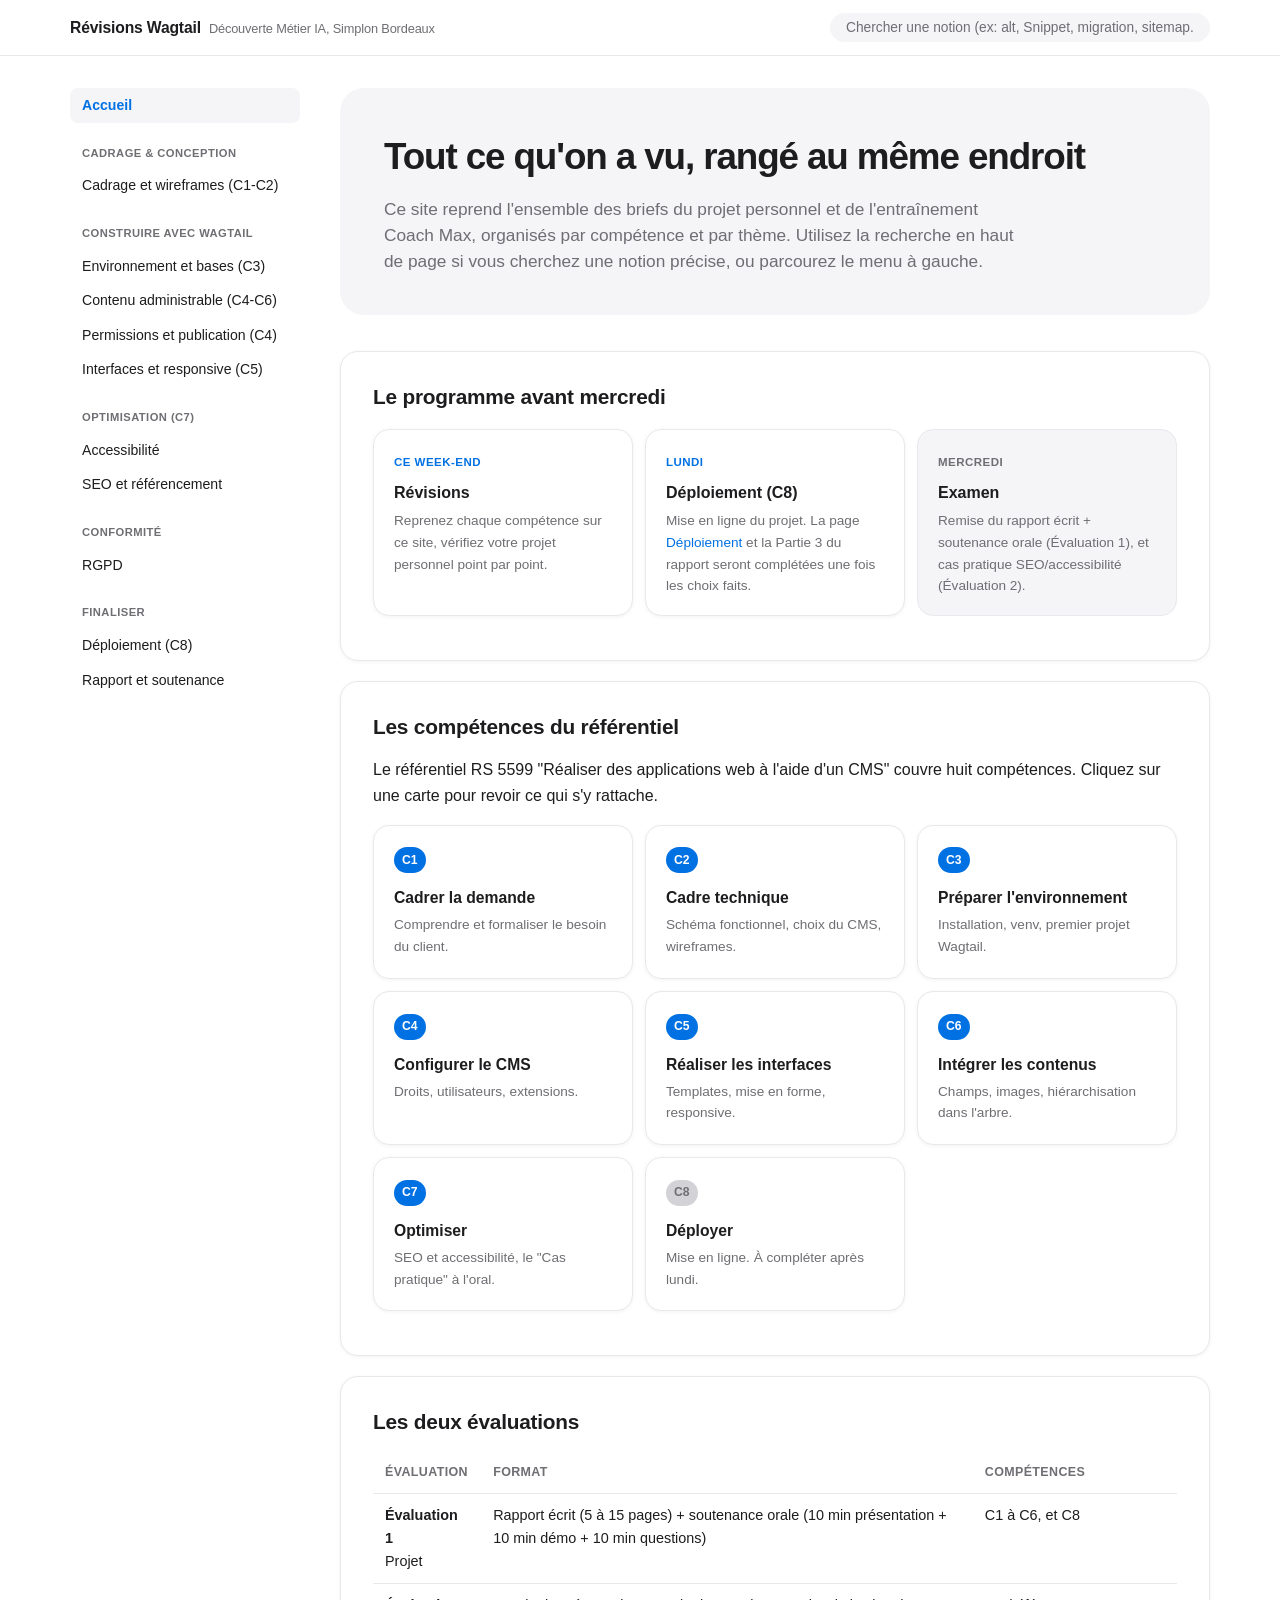
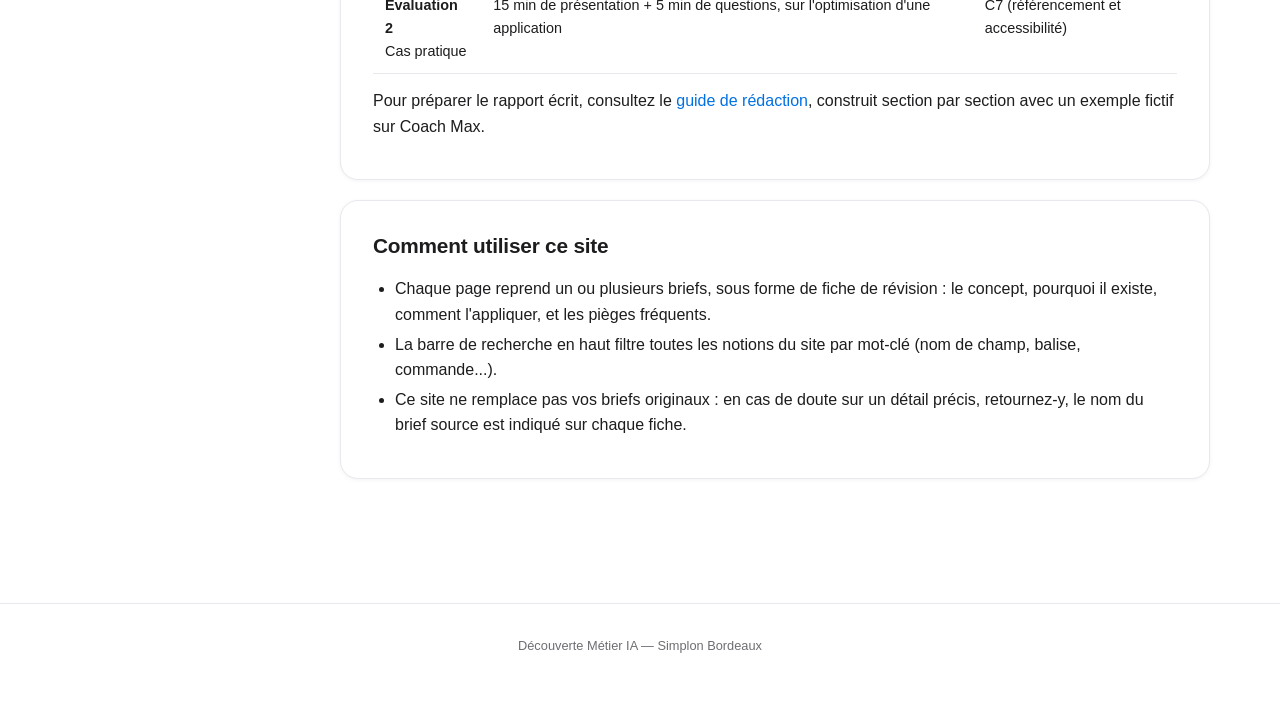
<file: index.html>
<!doctype html>
<html lang="fr">
<head>
<meta charset="utf-8">
<title>Révisions - Projet chef d'œuvre Wagtail</title>
<meta name="viewport" content="width=device-width, initial-scale=1">
<meta name="description" content="Site de révision pour le projet personnel Wagtail : chaque compétence (C1 à C8) et chaque notion vue en brief, rangée au même endroit.">
<link rel="stylesheet" href="css/style.css">
</head>
<body>

<header class="topbar">
  <div class="topbar-inner">
    <button class="menu-toggle" aria-label="Ouvrir le menu">Menu</button>
    <div class="brand">Révisions Wagtail <span>Découverte Métier IA, Simplon Bordeaux</span></div>
    <div class="search-wrap">
      <input id="search-input" type="text" placeholder="Chercher une notion (ex: alt, Snippet, migration, sitemap...)" autocomplete="off">
      <div id="search-results" class="search-results"></div>
    </div>
  </div>
</header>

<div class="layout">
  <nav class="sidebar">
    <div class="sidebar-group">
      <a href="index.html" class="active">Accueil</a>
    </div>
    <div class="sidebar-group">
      <h3>Cadrage &amp; conception</h3>
      <a href="cadrage-conception.html">Cadrage et wireframes (C1-C2)</a>
    </div>
    <div class="sidebar-group">
      <h3>Construire avec Wagtail</h3>
      <a href="environnement-wagtail.html">Environnement et bases (C3)</a>
      <a href="contenu-administrable.html">Contenu administrable (C4-C6)</a>
      <a href="permissions-publication.html">Permissions et publication (C4)</a>
      <a href="responsive-css.html">Interfaces et responsive (C5)</a>
    </div>
    <div class="sidebar-group">
      <h3>Optimisation (C7)</h3>
      <a href="accessibilite.html">Accessibilité</a>
      <a href="seo.html">SEO et référencement</a>
    </div>
    <div class="sidebar-group">
      <h3>Conformité</h3>
      <a href="rgpd.html">RGPD</a>
    </div>
    <div class="sidebar-group">
      <h3>Finaliser</h3>
      <a href="deploiement.html">Déploiement (C8)</a>
      <a href="rapport-soutenance.html">Rapport et soutenance</a>
    </div>
  </nav>

  <main class="content">
    <div class="page-head">
      <h1>Tout ce qu'on a vu, rangé au même endroit</h1>
      <p>Ce site reprend l'ensemble des briefs du projet personnel et de l'entraînement Coach Max, organisés par compétence et par thème. Utilisez la recherche en haut de page si vous cherchez une notion précise, ou parcourez le menu à gauche.</p>
    </div>

    <div class="card">
      <h2>Le programme avant mercredi</h2>
      <div class="timeline">
        <div class="timeline-step">
          <span class="day">Ce week-end</span>
          <h3>Révisions</h3>
          <p>Reprenez chaque compétence sur ce site, vérifiez votre projet personnel point par point.</p>
        </div>
        <div class="timeline-step">
          <span class="day">Lundi</span>
          <h3>Déploiement (C8)</h3>
          <p>Mise en ligne du projet. La page <a href="deploiement.html">Déploiement</a> et la Partie 3 du rapport seront complétées une fois les choix faits.</p>
        </div>
        <div class="timeline-step future">
          <span class="day">Mercredi</span>
          <h3>Examen</h3>
          <p>Remise du rapport écrit + soutenance orale (Évaluation 1), et cas pratique SEO/accessibilité (Évaluation 2).</p>
        </div>
      </div>
    </div>

    <div class="card">
      <h2>Les compétences du référentiel</h2>
      <p>Le référentiel RS 5599 "Réaliser des applications web à l'aide d'un CMS" couvre huit compétences. Cliquez sur une carte pour revoir ce qui s'y rattache.</p>
      <div class="comp-grid">
        <a class="comp-card" href="cadrage-conception.html#c1">
          <span class="comp-num">C1</span>
          <h3>Cadrer la demande</h3>
          <p>Comprendre et formaliser le besoin du client.</p>
        </a>
        <a class="comp-card" href="cadrage-conception.html#c2">
          <span class="comp-num">C2</span>
          <h3>Cadre technique</h3>
          <p>Schéma fonctionnel, choix du CMS, wireframes.</p>
        </a>
        <a class="comp-card" href="environnement-wagtail.html#c3">
          <span class="comp-num">C3</span>
          <h3>Préparer l'environnement</h3>
          <p>Installation, venv, premier projet Wagtail.</p>
        </a>
        <a class="comp-card" href="permissions-publication.html#c4">
          <span class="comp-num">C4</span>
          <h3>Configurer le CMS</h3>
          <p>Droits, utilisateurs, extensions.</p>
        </a>
        <a class="comp-card" href="responsive-css.html#c5">
          <span class="comp-num">C5</span>
          <h3>Réaliser les interfaces</h3>
          <p>Templates, mise en forme, responsive.</p>
        </a>
        <a class="comp-card" href="contenu-administrable.html#c6">
          <span class="comp-num">C6</span>
          <h3>Intégrer les contenus</h3>
          <p>Champs, images, hiérarchisation dans l'arbre.</p>
        </a>
        <a class="comp-card" href="seo.html#c7">
          <span class="comp-num">C7</span>
          <h3>Optimiser</h3>
          <p>SEO et accessibilité, le "Cas pratique" à l'oral.</p>
        </a>
        <a class="comp-card pending" href="deploiement.html">
          <span class="comp-num">C8</span>
          <h3>Déployer</h3>
          <p>Mise en ligne. À compléter après lundi.</p>
        </a>
      </div>
    </div>

    <div class="card">
      <h2>Les deux évaluations</h2>
      <table>
        <tr>
          <th>Évaluation</th>
          <th>Format</th>
          <th>Compétences</th>
        </tr>
        <tr>
          <td><strong>Évaluation 1</strong><br>Projet</td>
          <td>Rapport écrit (5 à 15 pages) + soutenance orale (10 min présentation + 10 min démo + 10 min questions)</td>
          <td>C1 à C6, et C8</td>
        </tr>
        <tr>
          <td><strong>Évaluation 2</strong><br>Cas pratique</td>
          <td>15 min de présentation + 5 min de questions, sur l'optimisation d'une application</td>
          <td>C7 (référencement et accessibilité)</td>
        </tr>
      </table>
      <p>Pour préparer le rapport écrit, consultez le <a href="rapport-soutenance.html">guide de rédaction</a>, construit section par section avec un exemple fictif sur Coach Max.</p>
    </div>

    <div class="card">
      <h2>Comment utiliser ce site</h2>
      <ul>
        <li>Chaque page reprend un ou plusieurs briefs, sous forme de fiche de révision : le concept, pourquoi il existe, comment l'appliquer, et les pièges fréquents.</li>
        <li>La barre de recherche en haut filtre toutes les notions du site par mot-clé (nom de champ, balise, commande...).</li>
        <li>Ce site ne remplace pas vos briefs originaux : en cas de doute sur un détail précis, retournez-y, le nom du brief source est indiqué sur chaque fiche.</li>
      </ul>
    </div>
  </main>
</div>

<footer class="site-footer">Découverte Métier IA — Simplon Bordeaux</footer>

<script src="js/search-data.js"></script>
<script src="js/app.js"></script>
</body>
</html>
</file>
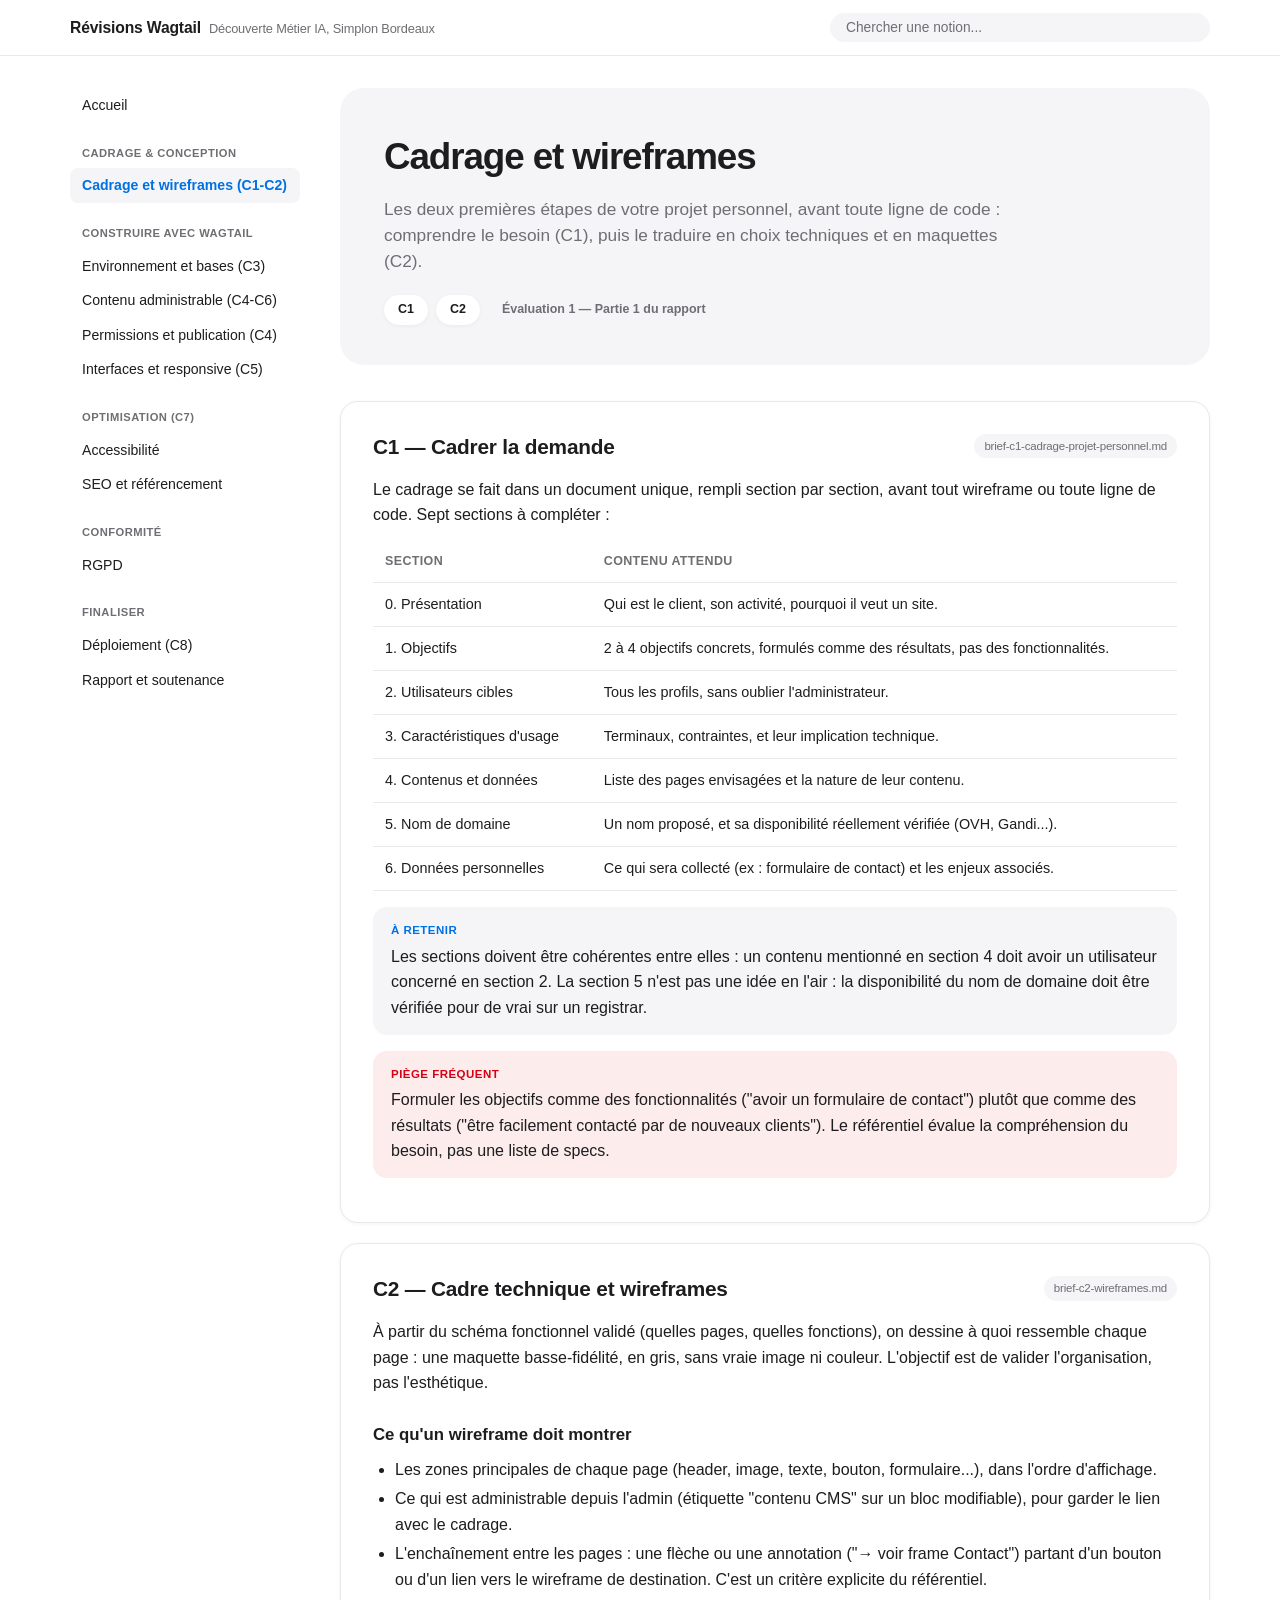
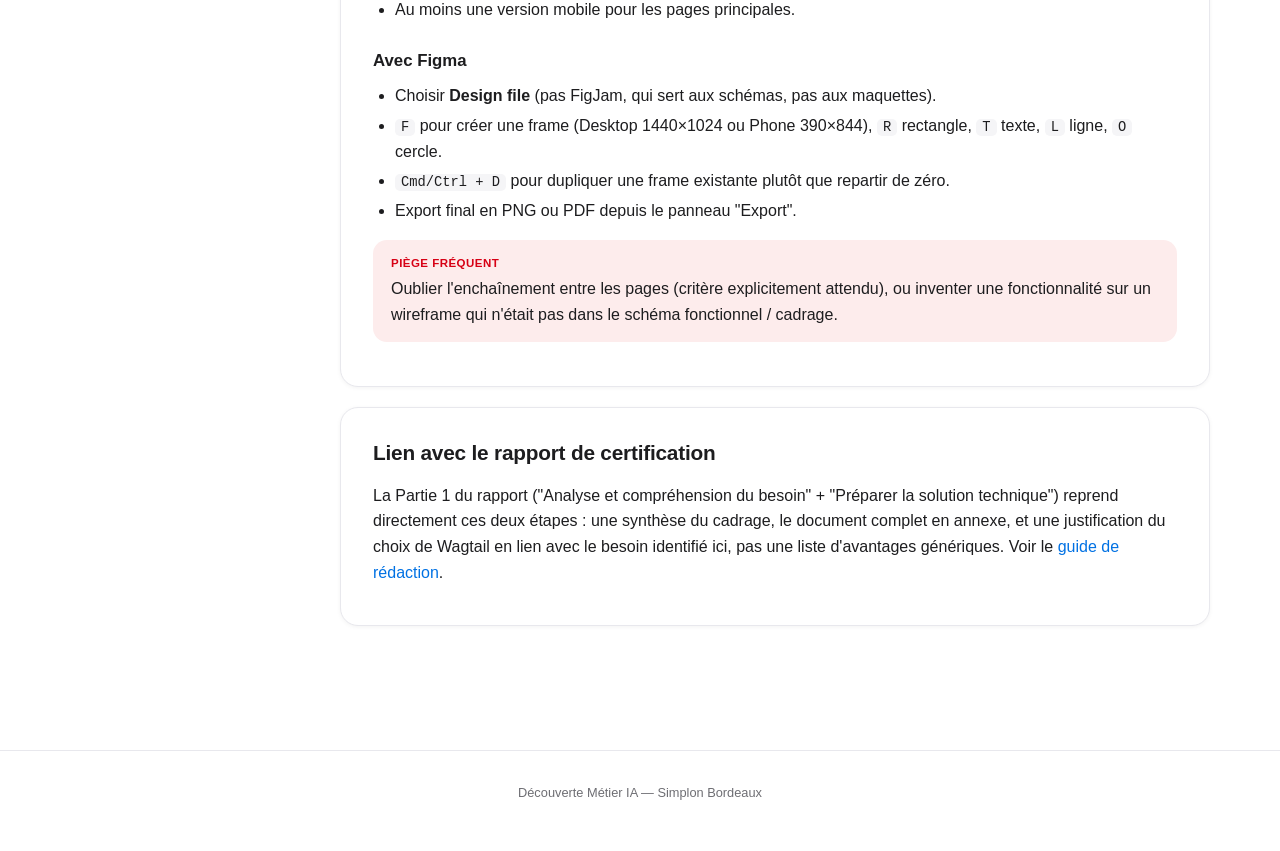
<file: cadrage-conception.html>
<!doctype html>
<html lang="fr">
<head>
<meta charset="utf-8">
<title>Cadrage et wireframes (C1-C2) - Révisions Wagtail</title>
<meta name="viewport" content="width=device-width, initial-scale=1">
<meta name="description" content="Revoir le cadrage (C1) et le cadre technique / wireframes (C2) de son projet personnel.">
<link rel="stylesheet" href="css/style.css">
</head>
<body>

<header class="topbar">
  <div class="topbar-inner">
    <button class="menu-toggle" aria-label="Ouvrir le menu">Menu</button>
    <div class="brand">Révisions Wagtail <span>Découverte Métier IA, Simplon Bordeaux</span></div>
    <div class="search-wrap">
      <input id="search-input" type="text" placeholder="Chercher une notion..." autocomplete="off">
      <div id="search-results" class="search-results"></div>
    </div>
  </div>
</header>

<div class="layout">
  <nav class="sidebar">
    <div class="sidebar-group">
      <a href="index.html">Accueil</a>
    </div>
    <div class="sidebar-group">
      <h3>Cadrage &amp; conception</h3>
      <a href="cadrage-conception.html" class="active">Cadrage et wireframes (C1-C2)</a>
    </div>
    <div class="sidebar-group">
      <h3>Construire avec Wagtail</h3>
      <a href="environnement-wagtail.html">Environnement et bases (C3)</a>
      <a href="contenu-administrable.html">Contenu administrable (C4-C6)</a>
      <a href="permissions-publication.html">Permissions et publication (C4)</a>
      <a href="responsive-css.html">Interfaces et responsive (C5)</a>
    </div>
    <div class="sidebar-group">
      <h3>Optimisation (C7)</h3>
      <a href="accessibilite.html">Accessibilité</a>
      <a href="seo.html">SEO et référencement</a>
    </div>
    <div class="sidebar-group">
      <h3>Conformité</h3>
      <a href="rgpd.html">RGPD</a>
    </div>
    <div class="sidebar-group">
      <h3>Finaliser</h3>
      <a href="deploiement.html">Déploiement (C8)</a>
      <a href="rapport-soutenance.html">Rapport et soutenance</a>
    </div>
  </nav>

  <main class="content">
    <div class="page-head">
      <h1>Cadrage et wireframes</h1>
      <p>Les deux premières étapes de votre projet personnel, avant toute ligne de code : comprendre le besoin (C1), puis le traduire en choix techniques et en maquettes (C2).</p>
      <div class="badges">
        <span class="badge">C1</span>
        <span class="badge">C2</span>
        <span class="badge alt">Évaluation 1 — Partie 1 du rapport</span>
      </div>
    </div>

    <div class="card" id="c1">
      <h2>C1 — Cadrer la demande <span class="source-tag">brief-c1-cadrage-projet-personnel.md</span></h2>
      <p>Le cadrage se fait dans un document unique, rempli section par section, avant tout wireframe ou toute ligne de code. Sept sections à compléter :</p>
      <table>
        <tr><th>Section</th><th>Contenu attendu</th></tr>
        <tr><td>0. Présentation</td><td>Qui est le client, son activité, pourquoi il veut un site.</td></tr>
        <tr><td>1. Objectifs</td><td>2 à 4 objectifs concrets, formulés comme des résultats, pas des fonctionnalités.</td></tr>
        <tr><td>2. Utilisateurs cibles</td><td>Tous les profils, sans oublier l'administrateur.</td></tr>
        <tr><td>3. Caractéristiques d'usage</td><td>Terminaux, contraintes, et leur implication technique.</td></tr>
        <tr><td>4. Contenus et données</td><td>Liste des pages envisagées et la nature de leur contenu.</td></tr>
        <tr><td>5. Nom de domaine</td><td>Un nom proposé, et sa disponibilité réellement vérifiée (OVH, Gandi...).</td></tr>
        <tr><td>6. Données personnelles</td><td>Ce qui sera collecté (ex : formulaire de contact) et les enjeux associés.</td></tr>
      </table>
      <div class="box info">
        <span class="label">À retenir</span>
        <p>Les sections doivent être cohérentes entre elles : un contenu mentionné en section 4 doit avoir un utilisateur concerné en section 2. La section 5 n'est pas une idée en l'air : la disponibilité du nom de domaine doit être vérifiée pour de vrai sur un registrar.</p>
      </div>
      <div class="box piege">
        <span class="label">Piège fréquent</span>
        <p>Formuler les objectifs comme des fonctionnalités ("avoir un formulaire de contact") plutôt que comme des résultats ("être facilement contacté par de nouveaux clients"). Le référentiel évalue la compréhension du besoin, pas une liste de specs.</p>
      </div>
    </div>

    <div class="card" id="c2">
      <h2>C2 — Cadre technique et wireframes <span class="source-tag">brief-c2-wireframes.md</span></h2>
      <p>À partir du schéma fonctionnel validé (quelles pages, quelles fonctions), on dessine à quoi ressemble chaque page : une maquette basse-fidélité, en gris, sans vraie image ni couleur. L'objectif est de valider l'organisation, pas l'esthétique.</p>
      <h3>Ce qu'un wireframe doit montrer</h3>
      <ul>
        <li>Les zones principales de chaque page (header, image, texte, bouton, formulaire...), dans l'ordre d'affichage.</li>
        <li>Ce qui est administrable depuis l'admin (étiquette "contenu CMS" sur un bloc modifiable), pour garder le lien avec le cadrage.</li>
        <li>L'enchaînement entre les pages : une flèche ou une annotation ("→ voir frame Contact") partant d'un bouton ou d'un lien vers le wireframe de destination. C'est un critère explicite du référentiel.</li>
        <li>Au moins une version mobile pour les pages principales.</li>
      </ul>
      <h3>Avec Figma</h3>
      <ul>
        <li>Choisir <strong>Design file</strong> (pas FigJam, qui sert aux schémas, pas aux maquettes).</li>
        <li><code>F</code> pour créer une frame (Desktop 1440×1024 ou Phone 390×844), <code>R</code> rectangle, <code>T</code> texte, <code>L</code> ligne, <code>O</code> cercle.</li>
        <li><code>Cmd/Ctrl + D</code> pour dupliquer une frame existante plutôt que repartir de zéro.</li>
        <li>Export final en PNG ou PDF depuis le panneau "Export".</li>
      </ul>
      <div class="box piege">
        <span class="label">Piège fréquent</span>
        <p>Oublier l'enchaînement entre les pages (critère explicitement attendu), ou inventer une fonctionnalité sur un wireframe qui n'était pas dans le schéma fonctionnel / cadrage.</p>
      </div>
    </div>

    <div class="card">
      <h2>Lien avec le rapport de certification</h2>
      <p>La Partie 1 du rapport ("Analyse et compréhension du besoin" + "Préparer la solution technique") reprend directement ces deux étapes : une synthèse du cadrage, le document complet en annexe, et une justification du choix de Wagtail en lien avec le besoin identifié ici, pas une liste d'avantages génériques. Voir le <a href="rapport-soutenance.html">guide de rédaction</a>.</p>
    </div>
  </main>
</div>

<footer class="site-footer">Découverte Métier IA — Simplon Bordeaux</footer>

<script src="js/search-data.js"></script>
<script src="js/app.js"></script>
</body>
</html>
</file>
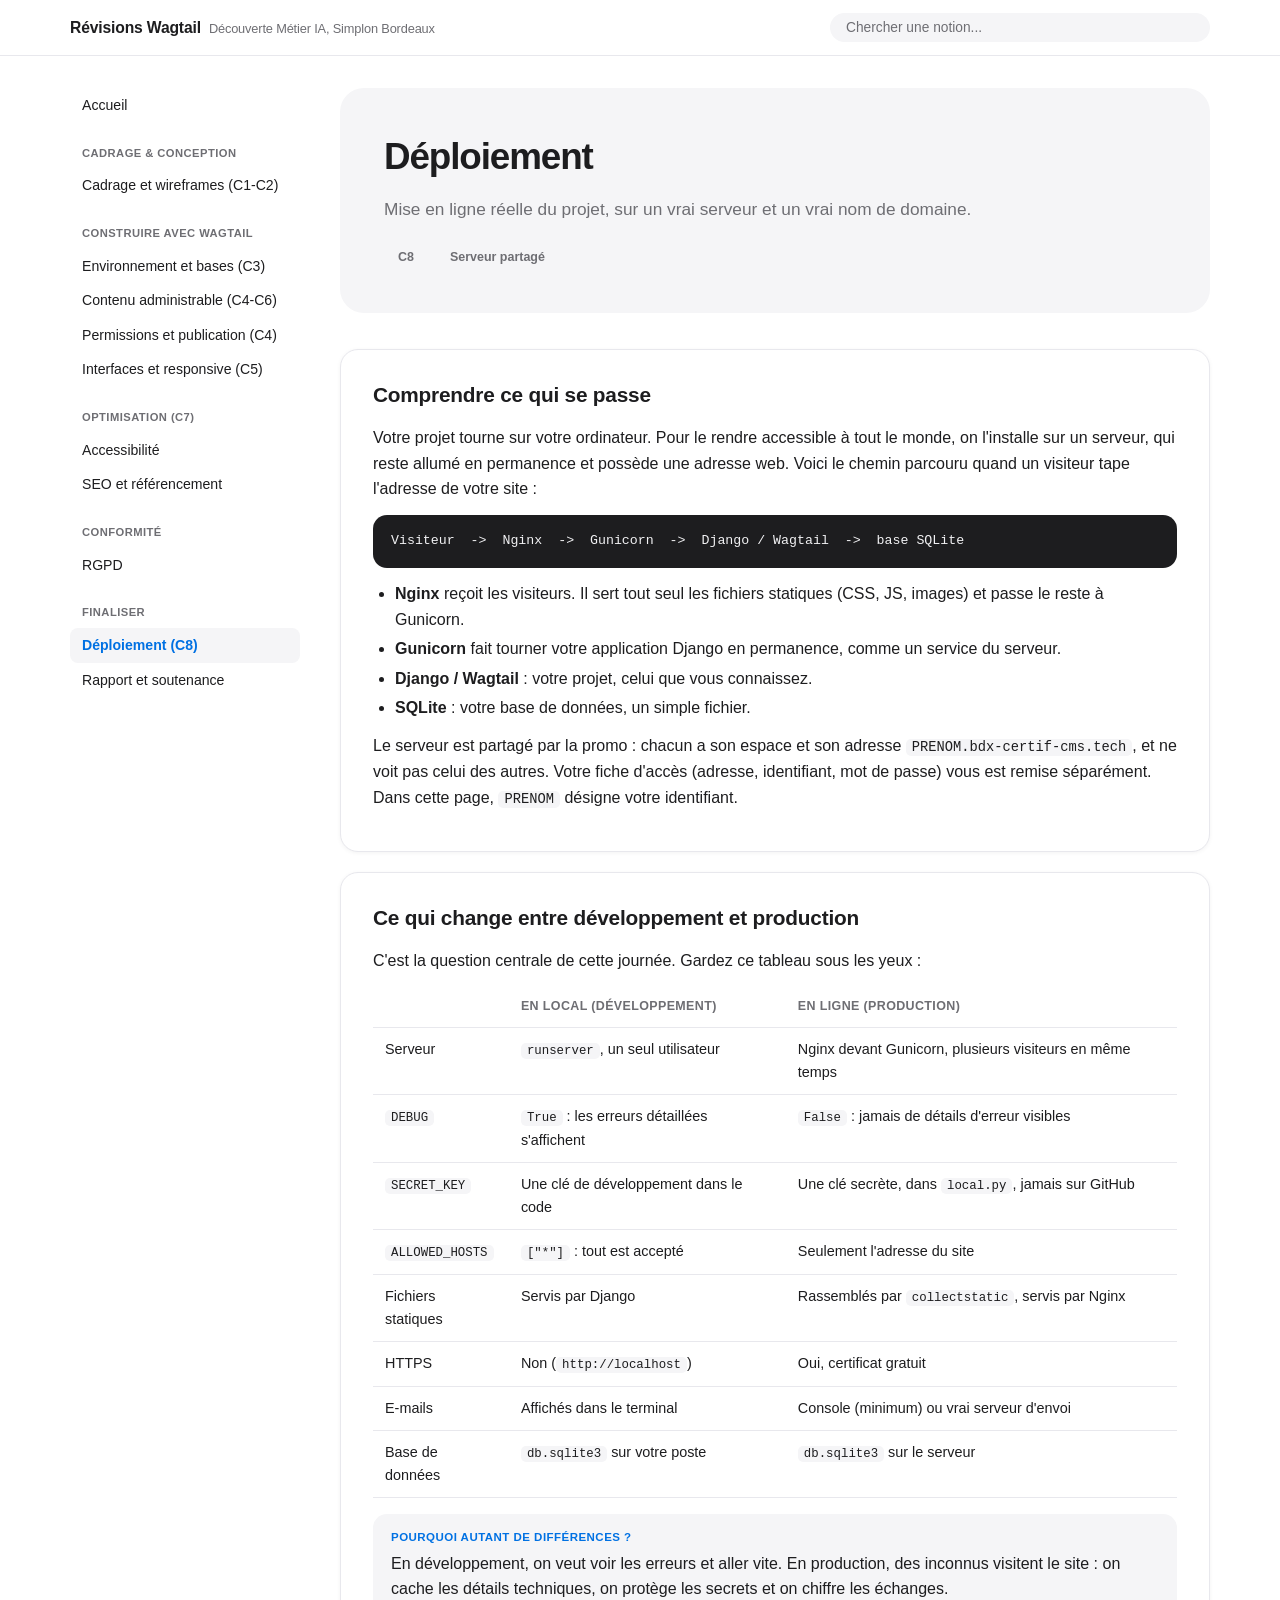
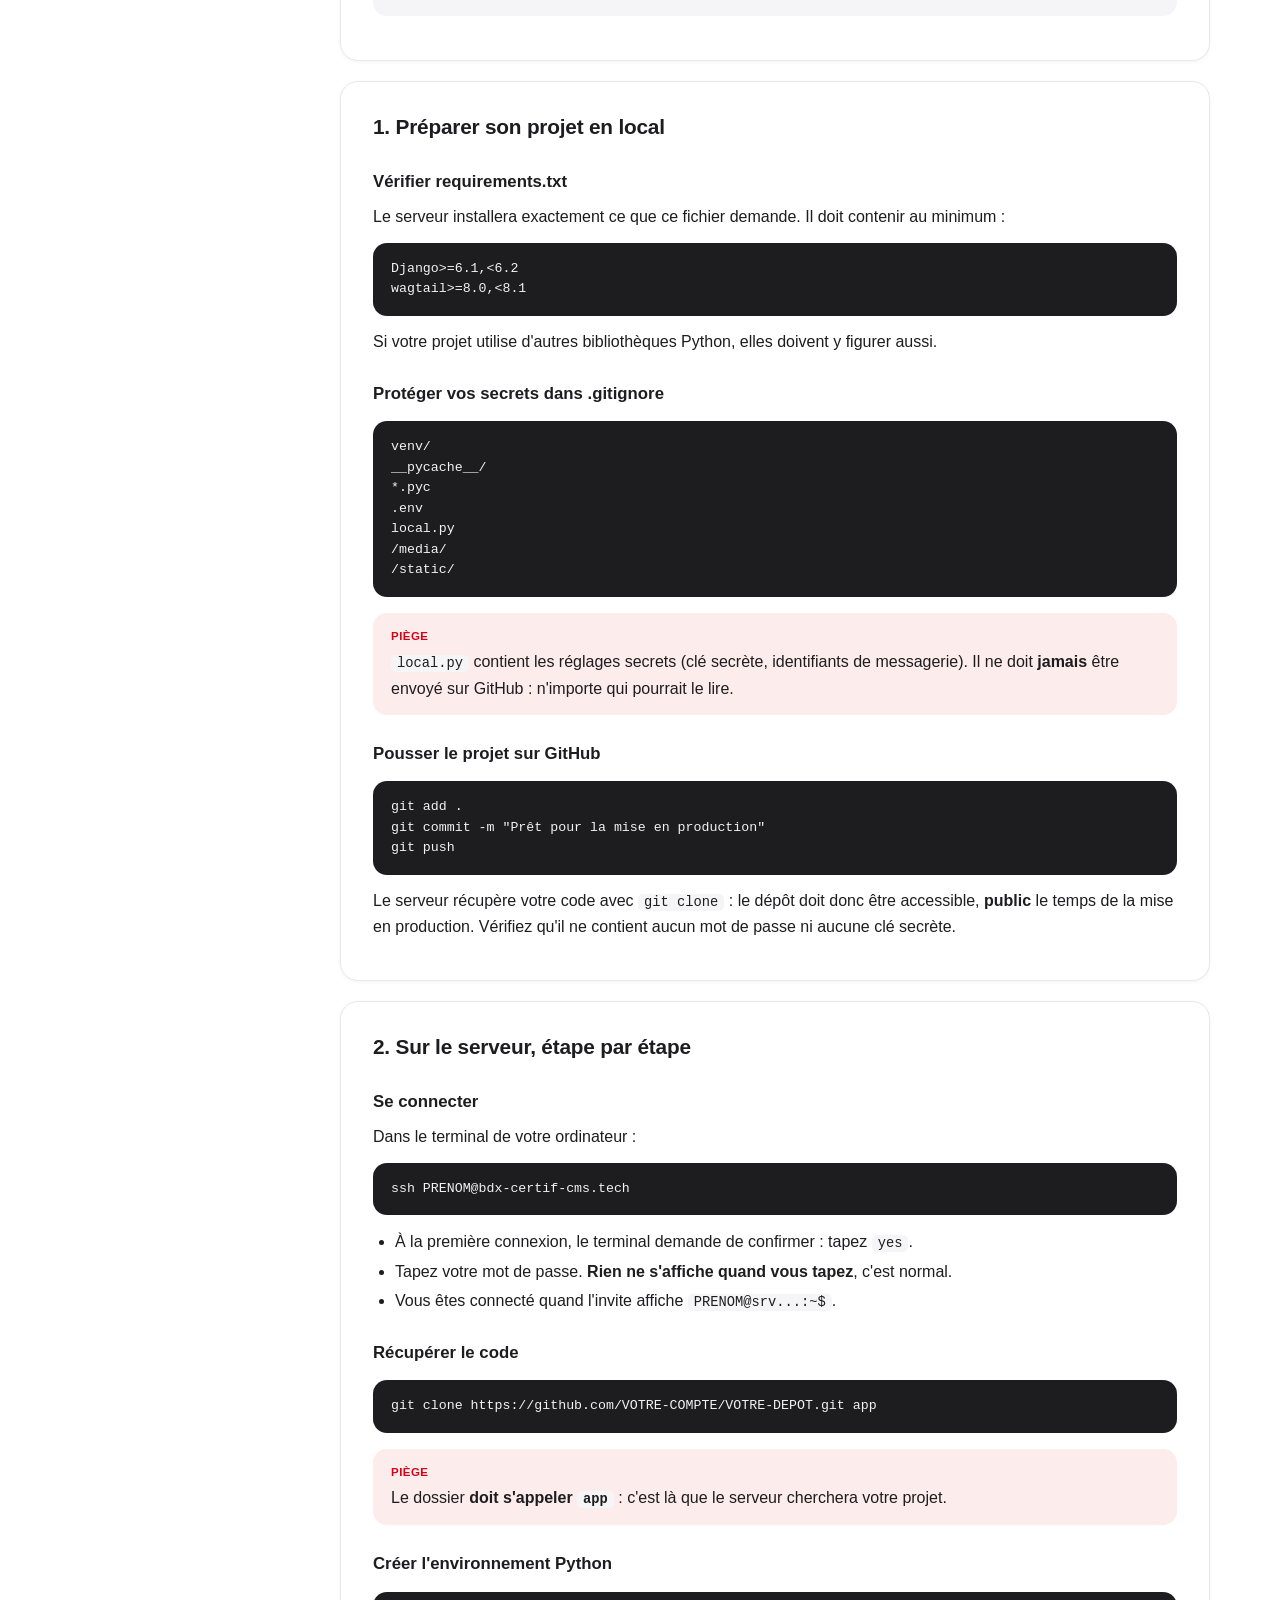
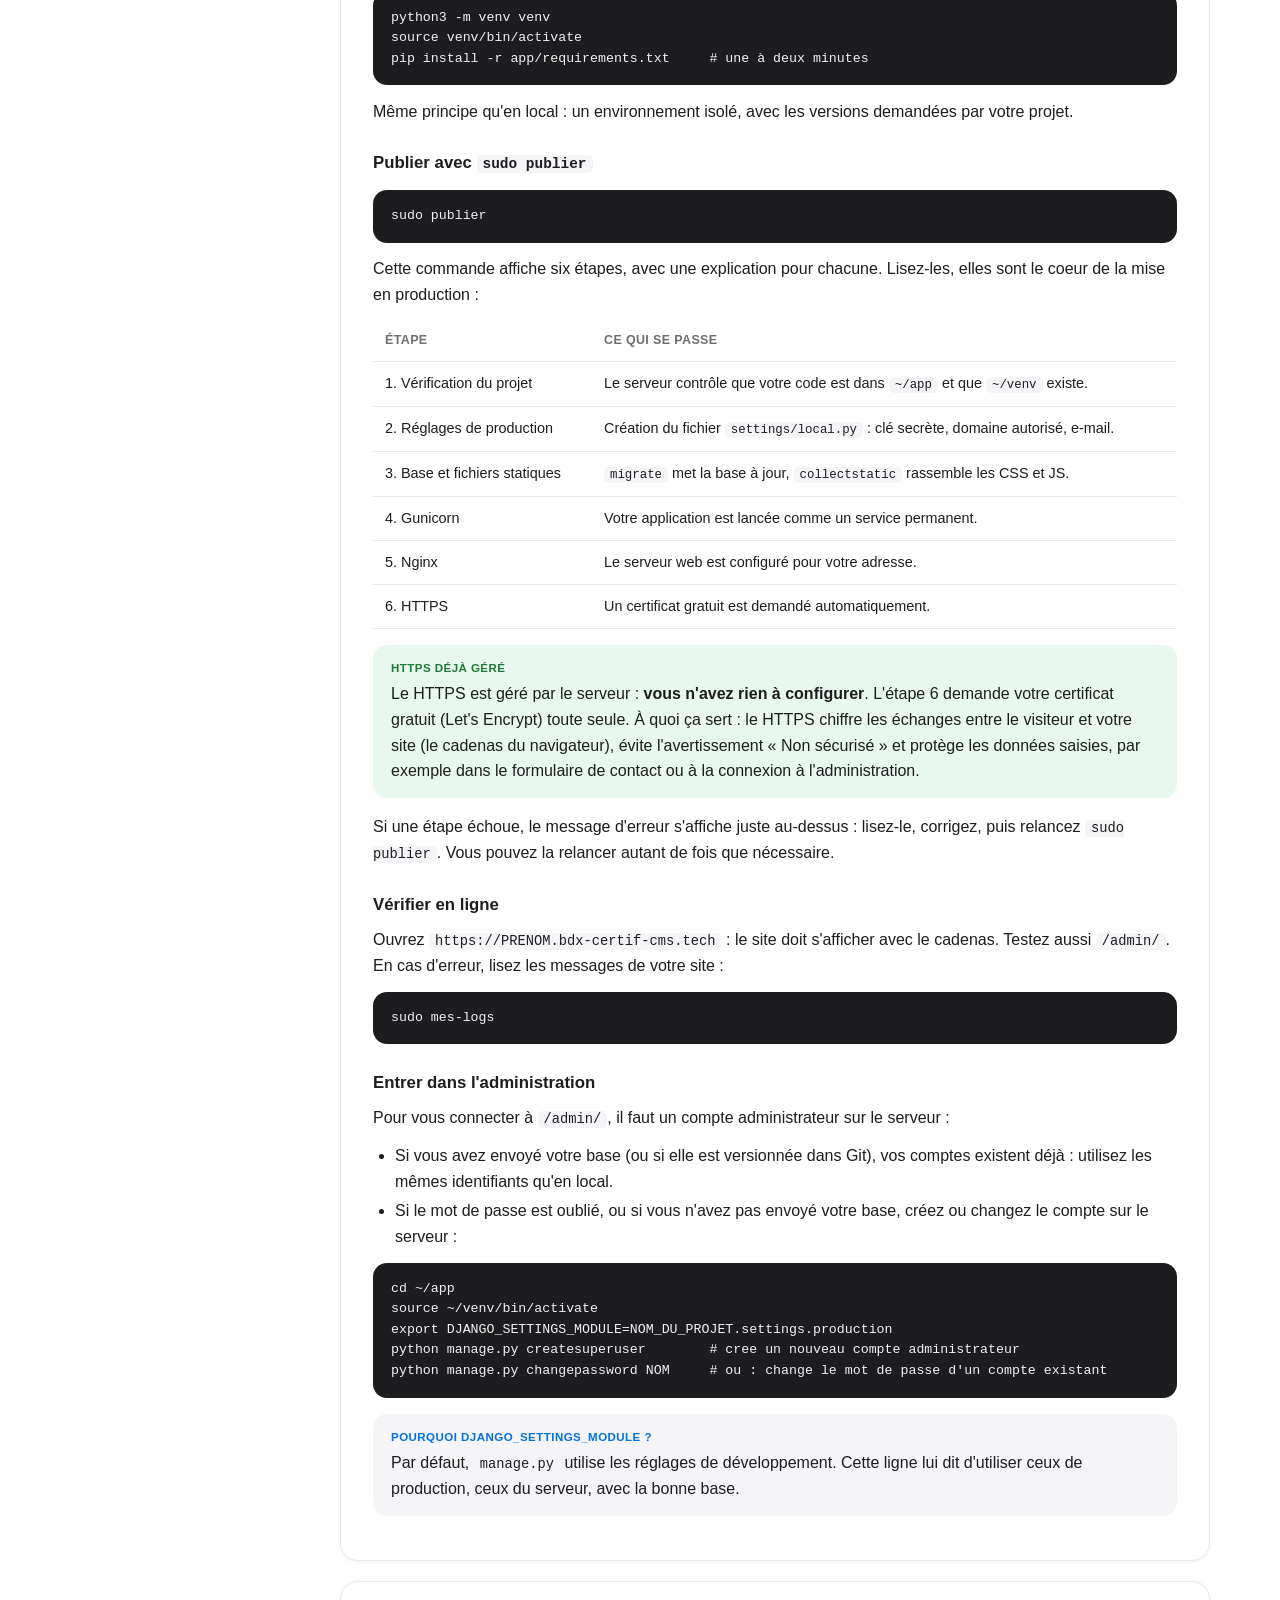
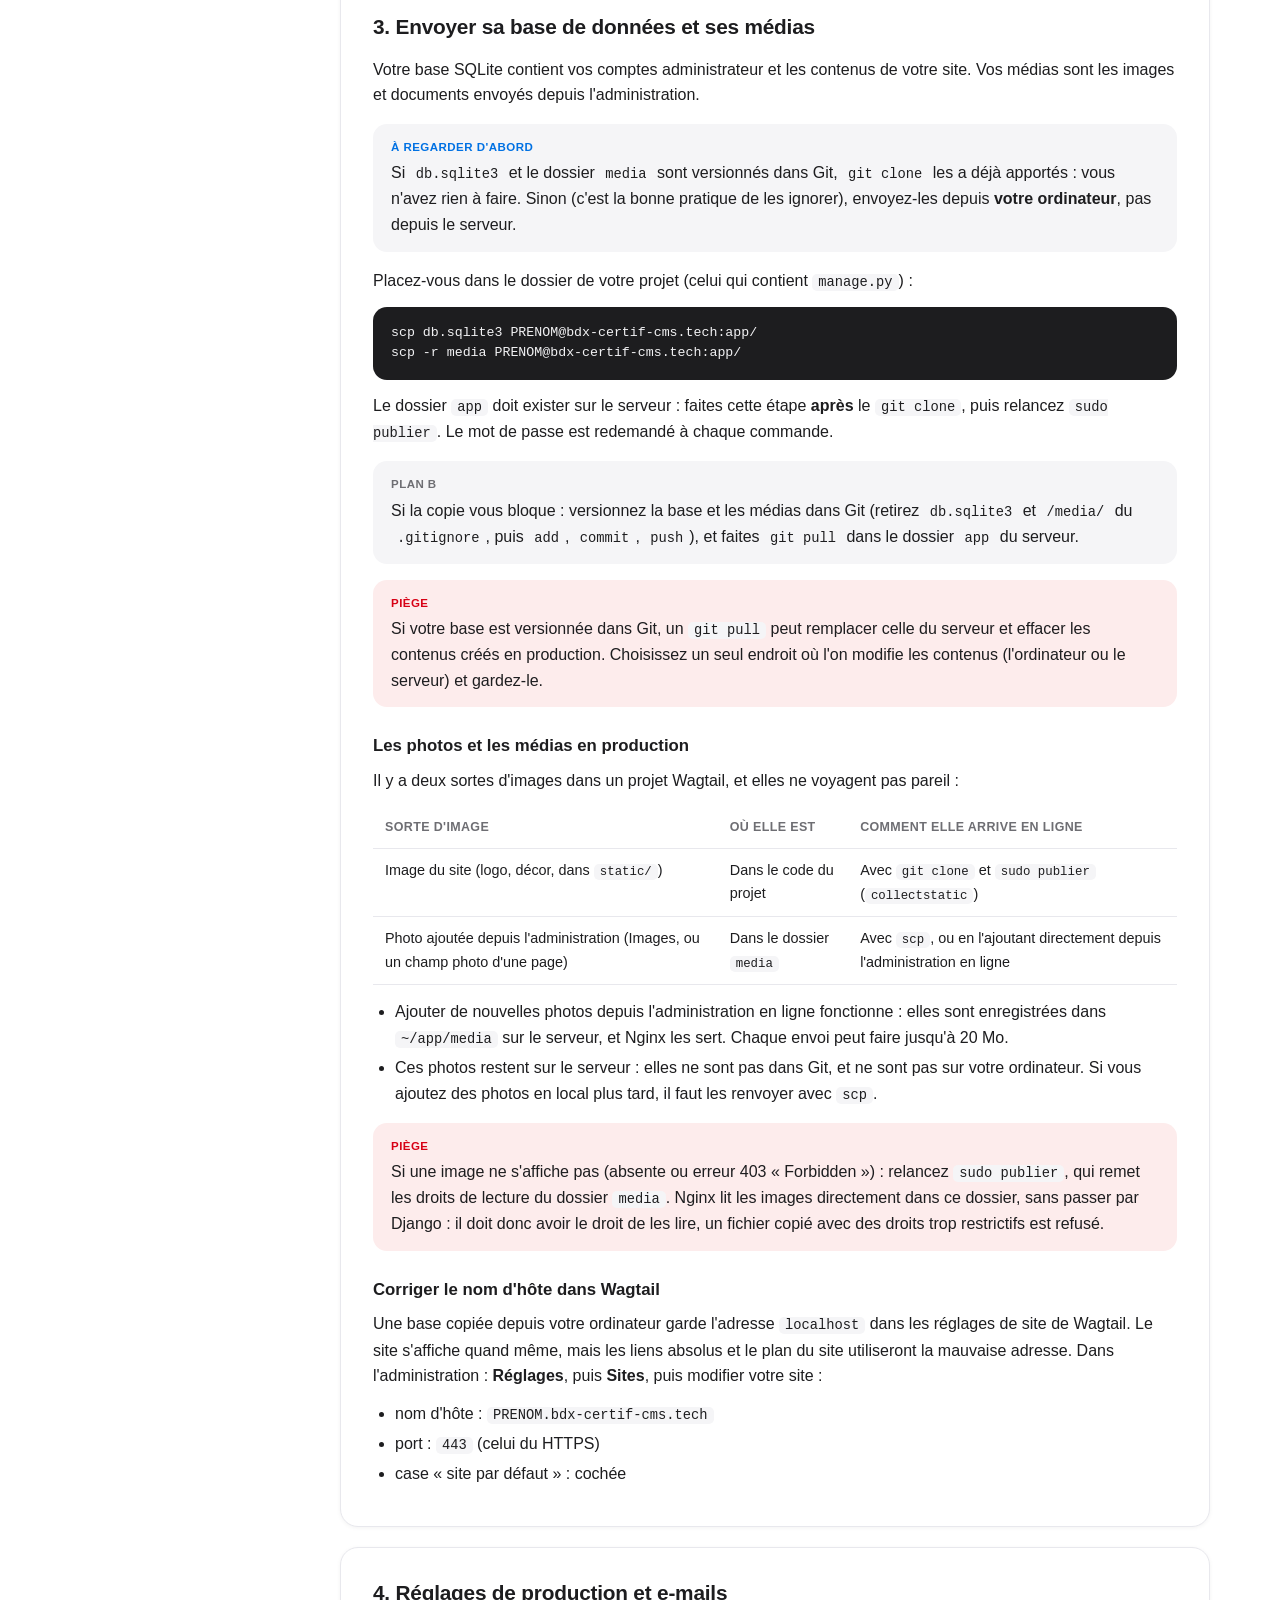
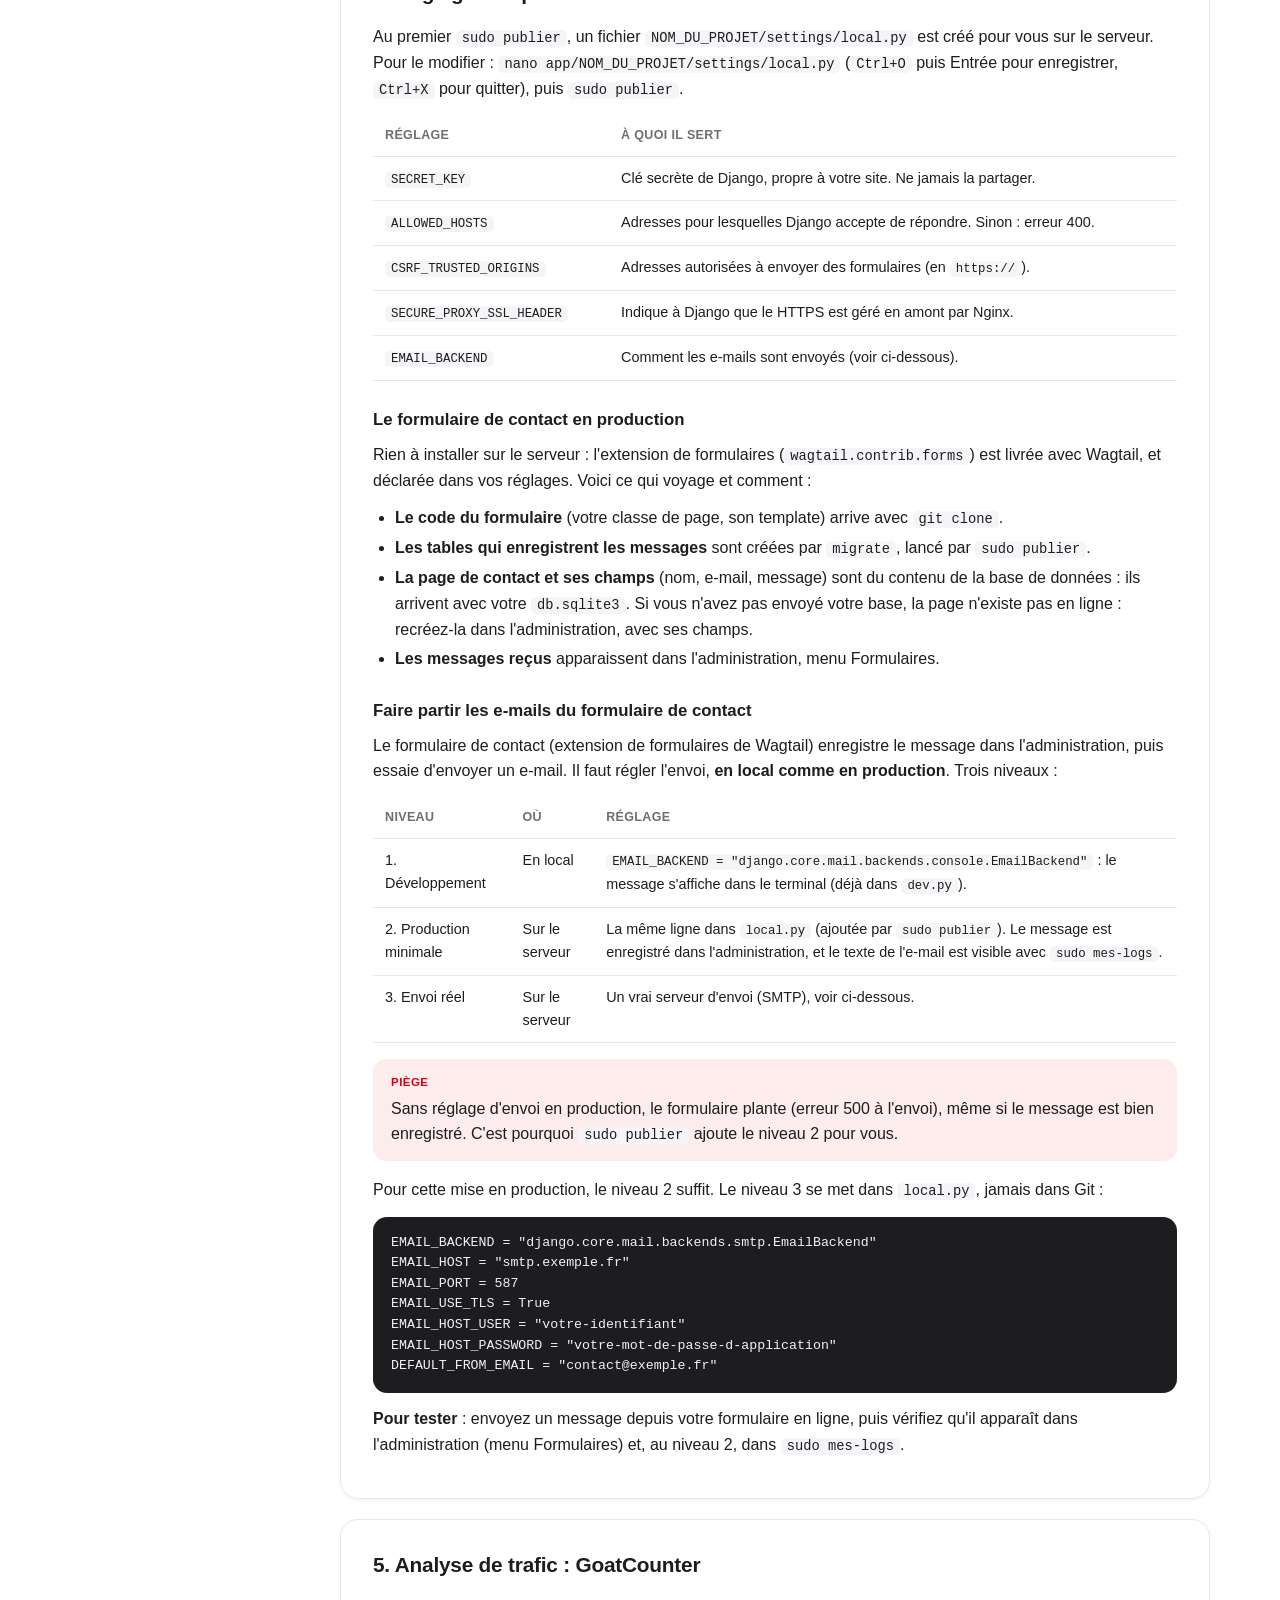
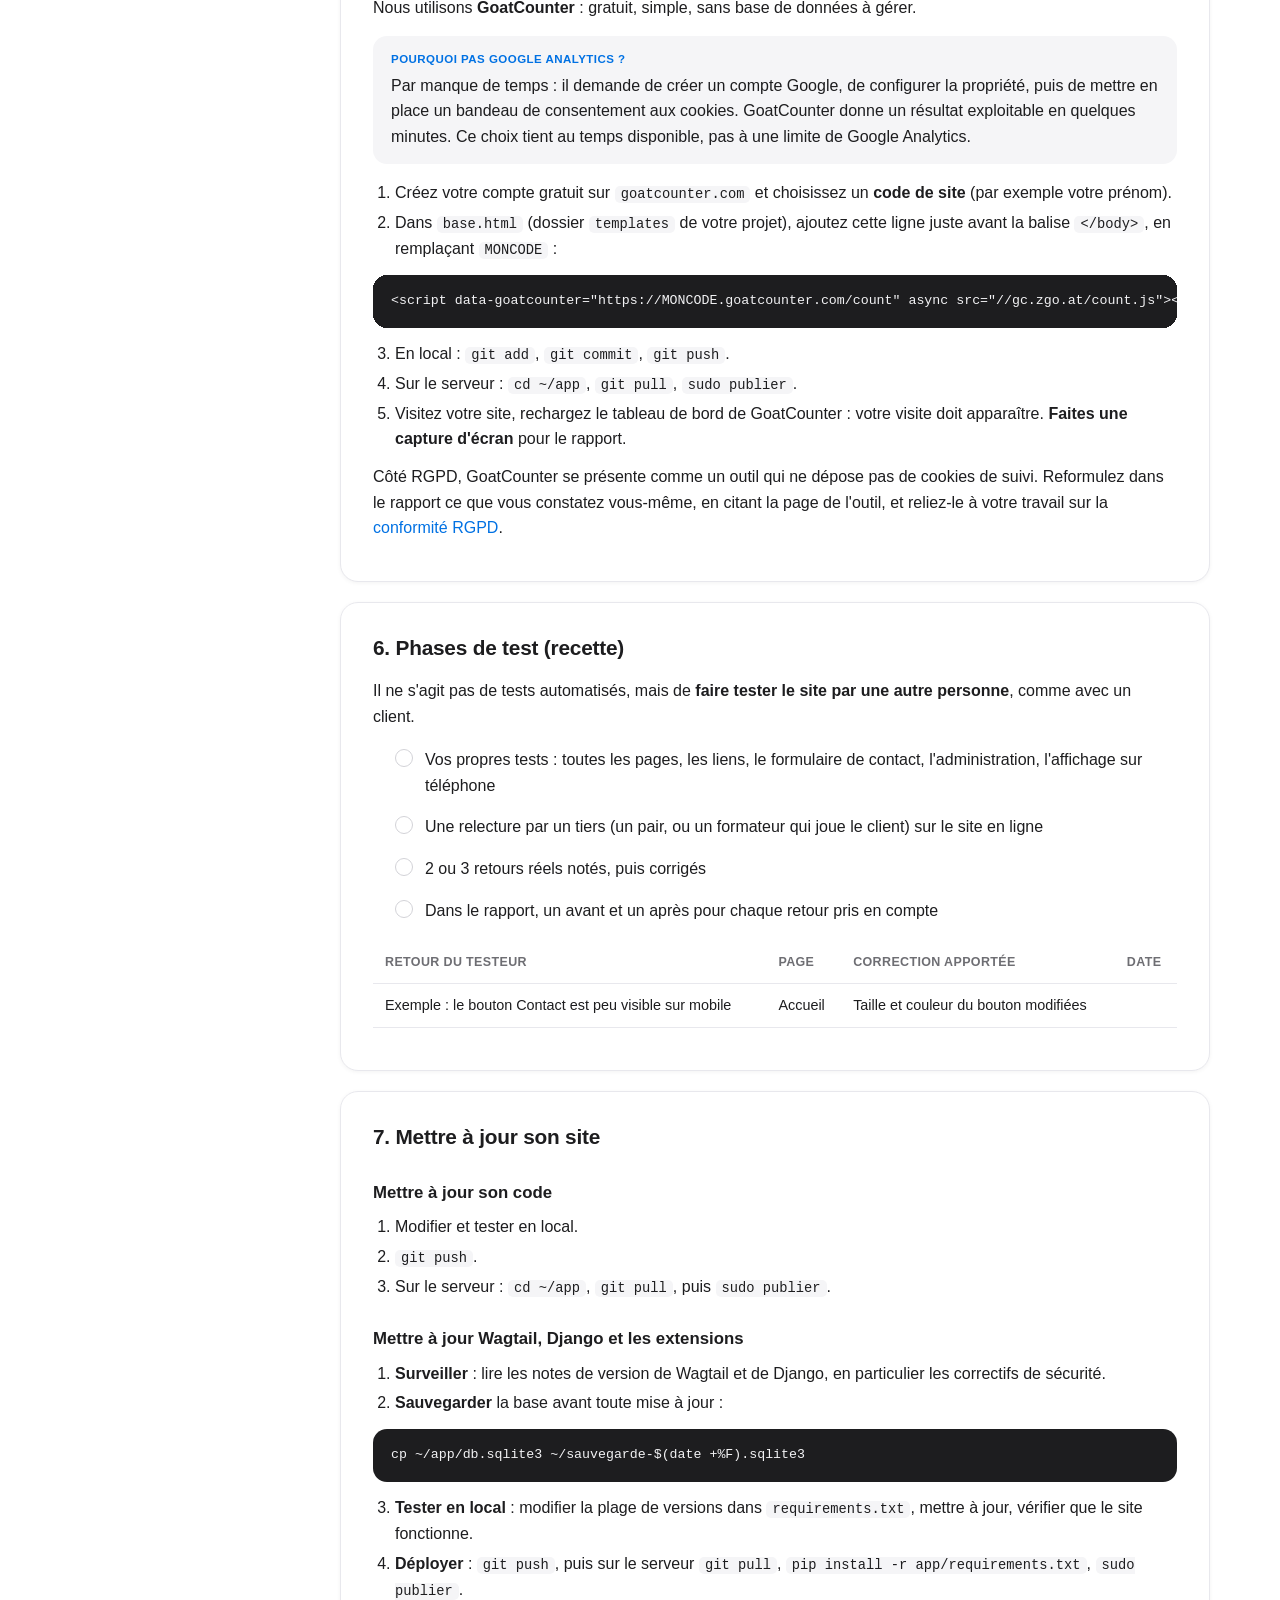
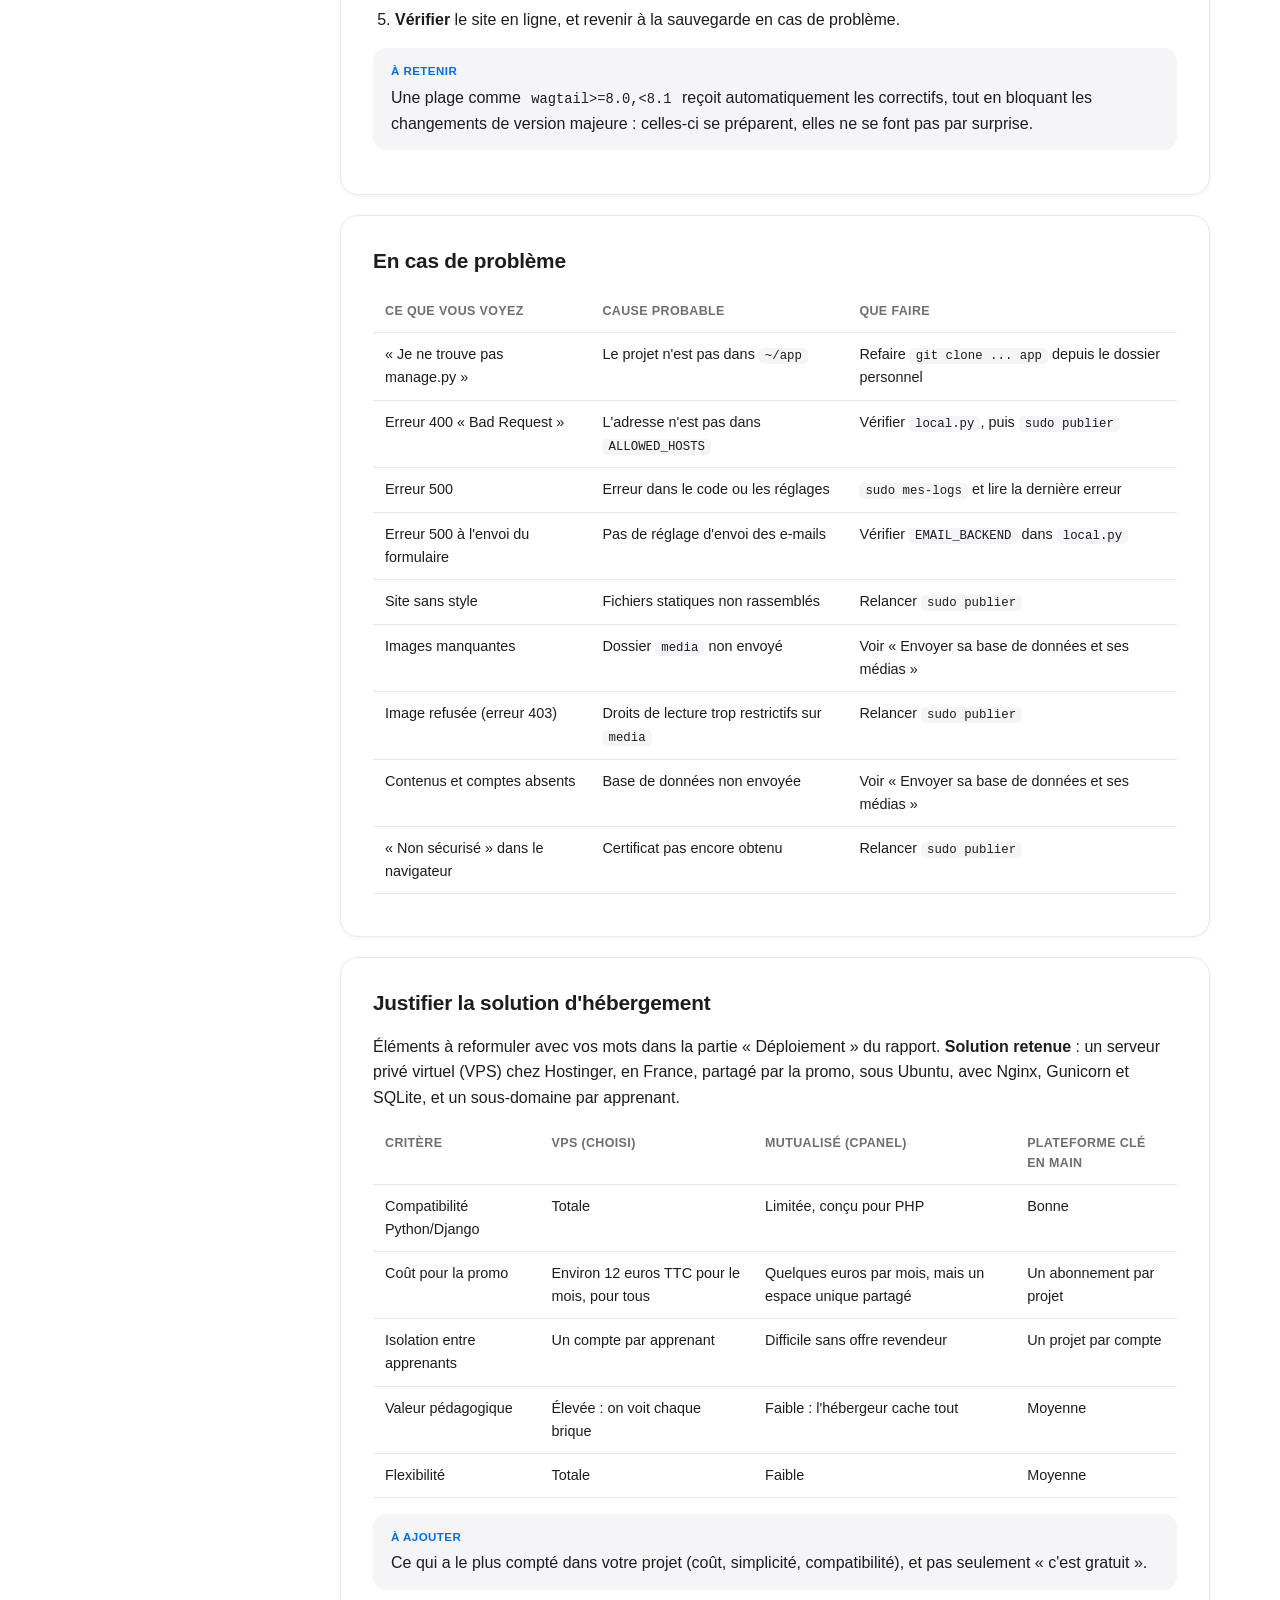
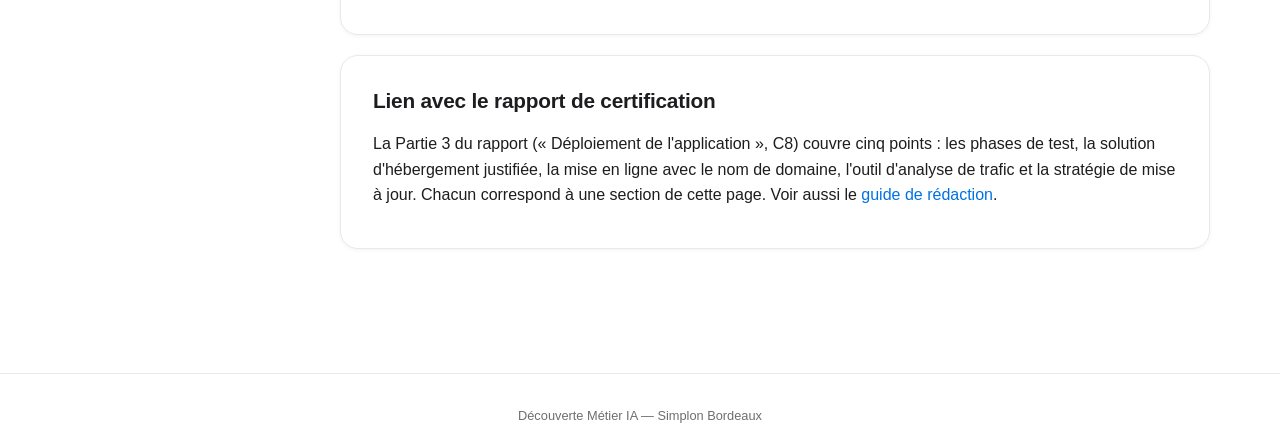
<file: deploiement.html>
<!doctype html>
<html lang="fr">
<head>
<meta charset="utf-8">
<title>Déploiement (C8) - Révisions Wagtail</title>
<meta name="viewport" content="width=device-width, initial-scale=1">
<meta name="description" content="Deploiement du projet (C8) : mise en production d'un projet Wagtail sur le serveur partage, etape par etape, avec HTTPS, analyse de trafic, tests et mises a jour.">
<link rel="stylesheet" href="css/style.css">
</head>
<body>

<header class="topbar">
  <div class="topbar-inner">
    <button class="menu-toggle" aria-label="Ouvrir le menu">Menu</button>
    <div class="brand">Révisions Wagtail <span>Découverte Métier IA, Simplon Bordeaux</span></div>
    <div class="search-wrap">
      <input id="search-input" type="text" placeholder="Chercher une notion..." autocomplete="off">
      <div id="search-results" class="search-results"></div>
    </div>
  </div>
</header>

<div class="layout">
  <nav class="sidebar">
    <div class="sidebar-group">
      <a href="index.html">Accueil</a>
    </div>
    <div class="sidebar-group">
      <h3>Cadrage &amp; conception</h3>
      <a href="cadrage-conception.html">Cadrage et wireframes (C1-C2)</a>
    </div>
    <div class="sidebar-group">
      <h3>Construire avec Wagtail</h3>
      <a href="environnement-wagtail.html">Environnement et bases (C3)</a>
      <a href="contenu-administrable.html">Contenu administrable (C4-C6)</a>
      <a href="permissions-publication.html">Permissions et publication (C4)</a>
      <a href="responsive-css.html">Interfaces et responsive (C5)</a>
    </div>
    <div class="sidebar-group">
      <h3>Optimisation (C7)</h3>
      <a href="accessibilite.html">Accessibilité</a>
      <a href="seo.html">SEO et référencement</a>
    </div>
    <div class="sidebar-group">
      <h3>Conformité</h3>
      <a href="rgpd.html">RGPD</a>
    </div>
    <div class="sidebar-group">
      <h3>Finaliser</h3>
      <a href="deploiement.html" class="active">Déploiement (C8)</a>
      <a href="rapport-soutenance.html">Rapport et soutenance</a>
    </div>
  </nav>

  <main class="content">
    <div class="page-head">
      <h1>Déploiement</h1>
      <p>Mise en ligne réelle du projet, sur un vrai serveur et un vrai nom de domaine.</p>
      <div class="badges">
        <span class="badge alt">C8</span>
        <span class="badge alt">Serveur partagé</span>
      </div>
    </div>

    <div class="card" id="schema">
      <h2>Comprendre ce qui se passe</h2>
      <p>Votre projet tourne sur votre ordinateur. Pour le rendre accessible à tout le monde, on l'installe sur un serveur, qui reste allumé en permanence et possède une adresse web. Voici le chemin parcouru quand un visiteur tape l'adresse de votre site :</p>
      <pre>Visiteur  ->  Nginx  ->  Gunicorn  ->  Django / Wagtail  ->  base SQLite</pre>
      <ul>
        <li><strong>Nginx</strong> reçoit les visiteurs. Il sert tout seul les fichiers statiques (CSS, JS, images) et passe le reste à Gunicorn.</li>
        <li><strong>Gunicorn</strong> fait tourner votre application Django en permanence, comme un service du serveur.</li>
        <li><strong>Django / Wagtail</strong> : votre projet, celui que vous connaissez.</li>
        <li><strong>SQLite</strong> : votre base de données, un simple fichier.</li>
      </ul>
      <p>Le serveur est partagé par la promo : chacun a son espace et son adresse <code>PRENOM.bdx-certif-cms.tech</code>, et ne voit pas celui des autres. Votre fiche d'accès (adresse, identifiant, mot de passe) vous est remise séparément. Dans cette page, <code>PRENOM</code> désigne votre identifiant.</p>
    </div>

    <div class="card" id="dev-prod">
      <h2>Ce qui change entre développement et production</h2>
      <p>C'est la question centrale de cette journée. Gardez ce tableau sous les yeux :</p>
      <table>
        <thead><tr><th></th><th>En local (développement)</th><th>En ligne (production)</th></tr></thead>
        <tbody>
          <tr><td>Serveur</td><td><code>runserver</code>, un seul utilisateur</td><td>Nginx devant Gunicorn, plusieurs visiteurs en même temps</td></tr>
          <tr><td><code>DEBUG</code></td><td><code>True</code> : les erreurs détaillées s'affichent</td><td><code>False</code> : jamais de détails d'erreur visibles</td></tr>
          <tr><td><code>SECRET_KEY</code></td><td>Une clé de développement dans le code</td><td>Une clé secrète, dans <code>local.py</code>, jamais sur GitHub</td></tr>
          <tr><td><code>ALLOWED_HOSTS</code></td><td><code>["*"]</code> : tout est accepté</td><td>Seulement l'adresse du site</td></tr>
          <tr><td>Fichiers statiques</td><td>Servis par Django</td><td>Rassemblés par <code>collectstatic</code>, servis par Nginx</td></tr>
          <tr><td>HTTPS</td><td>Non (<code>http://localhost</code>)</td><td>Oui, certificat gratuit</td></tr>
          <tr><td>E-mails</td><td>Affichés dans le terminal</td><td>Console (minimum) ou vrai serveur d'envoi</td></tr>
          <tr><td>Base de données</td><td><code>db.sqlite3</code> sur votre poste</td><td><code>db.sqlite3</code> sur le serveur</td></tr>
        </tbody>
      </table>
      <div class="box info">
        <span class="label">Pourquoi autant de différences ?</span>
        <p>En développement, on veut voir les erreurs et aller vite. En production, des inconnus visitent le site : on cache les détails techniques, on protège les secrets et on chiffre les échanges.</p>
      </div>
    </div>

    <div class="card" id="local">
      <h2>1. Préparer son projet en local</h2>
      <h3>Vérifier requirements.txt</h3>
      <p>Le serveur installera exactement ce que ce fichier demande. Il doit contenir au minimum :</p>
      <pre>Django>=6.1,&lt;6.2
wagtail>=8.0,&lt;8.1</pre>
      <p>Si votre projet utilise d'autres bibliothèques Python, elles doivent y figurer aussi.</p>

      <h3>Protéger vos secrets dans .gitignore</h3>
      <pre>venv/
__pycache__/
*.pyc
.env
local.py
/media/
/static/</pre>
      <div class="box piege">
        <span class="label">Piège</span>
        <p><code>local.py</code> contient les réglages secrets (clé secrète, identifiants de messagerie). Il ne doit <strong>jamais</strong> être envoyé sur GitHub : n'importe qui pourrait le lire.</p>
      </div>

      <h3>Pousser le projet sur GitHub</h3>
      <pre>git add .
git commit -m "Prêt pour la mise en production"
git push</pre>
      <p>Le serveur récupère votre code avec <code>git clone</code> : le dépôt doit donc être accessible, <strong>public</strong> le temps de la mise en production. Vérifiez qu'il ne contient aucun mot de passe ni aucune clé secrète.</p>
    </div>

    <div class="card" id="serveur">
      <h2>2. Sur le serveur, étape par étape</h2>

      <h3>Se connecter</h3>
      <p>Dans le terminal de votre ordinateur :</p>
      <pre>ssh PRENOM@bdx-certif-cms.tech</pre>
      <ul>
        <li>À la première connexion, le terminal demande de confirmer : tapez <code>yes</code>.</li>
        <li>Tapez votre mot de passe. <strong>Rien ne s'affiche quand vous tapez</strong>, c'est normal.</li>
        <li>Vous êtes connecté quand l'invite affiche <code>PRENOM@srv...:~$</code>.</li>
      </ul>

      <h3>Récupérer le code</h3>
      <pre>git clone https://github.com/VOTRE-COMPTE/VOTRE-DEPOT.git app</pre>
      <div class="box piege">
        <span class="label">Piège</span>
        <p>Le dossier <strong>doit s'appeler <code>app</code></strong> : c'est là que le serveur cherchera votre projet.</p>
      </div>

      <h3>Créer l'environnement Python</h3>
      <pre>python3 -m venv venv
source venv/bin/activate
pip install -r app/requirements.txt     # une à deux minutes</pre>
      <p>Même principe qu'en local : un environnement isolé, avec les versions demandées par votre projet.</p>

      <h3>Publier avec <code>sudo publier</code></h3>
      <pre>sudo publier</pre>
      <p>Cette commande affiche six étapes, avec une explication pour chacune. Lisez-les, elles sont le coeur de la mise en production :</p>
      <table>
        <thead><tr><th>Étape</th><th>Ce qui se passe</th></tr></thead>
        <tbody>
          <tr><td>1. Vérification du projet</td><td>Le serveur contrôle que votre code est dans <code>~/app</code> et que <code>~/venv</code> existe.</td></tr>
          <tr><td>2. Réglages de production</td><td>Création du fichier <code>settings/local.py</code> : clé secrète, domaine autorisé, e-mail.</td></tr>
          <tr><td>3. Base et fichiers statiques</td><td><code>migrate</code> met la base à jour, <code>collectstatic</code> rassemble les CSS et JS.</td></tr>
          <tr><td>4. Gunicorn</td><td>Votre application est lancée comme un service permanent.</td></tr>
          <tr><td>5. Nginx</td><td>Le serveur web est configuré pour votre adresse.</td></tr>
          <tr><td>6. HTTPS</td><td>Un certificat gratuit est demandé automatiquement.</td></tr>
        </tbody>
      </table>
      <div class="box ok">
        <span class="label">HTTPS déjà géré</span>
        <p>Le HTTPS est géré par le serveur : <strong>vous n'avez rien à configurer</strong>. L'étape 6 demande votre certificat gratuit (Let's Encrypt) toute seule. À quoi ça sert : le HTTPS chiffre les échanges entre le visiteur et votre site (le cadenas du navigateur), évite l'avertissement « Non sécurisé » et protège les données saisies, par exemple dans le formulaire de contact ou à la connexion à l'administration.</p>
      </div>
      <p>Si une étape échoue, le message d'erreur s'affiche juste au-dessus : lisez-le, corrigez, puis relancez <code>sudo publier</code>. Vous pouvez la relancer autant de fois que nécessaire.</p>

      <h3>Vérifier en ligne</h3>
      <p>Ouvrez <code>https://PRENOM.bdx-certif-cms.tech</code> : le site doit s'afficher avec le cadenas. Testez aussi <code>/admin/</code>. En cas d'erreur, lisez les messages de votre site :</p>
      <pre>sudo mes-logs</pre>

      <h3>Entrer dans l'administration</h3>
      <p>Pour vous connecter à <code>/admin/</code>, il faut un compte administrateur sur le serveur :</p>
      <ul>
        <li>Si vous avez envoyé votre base (ou si elle est versionnée dans Git), vos comptes existent déjà : utilisez les mêmes identifiants qu'en local.</li>
        <li>Si le mot de passe est oublié, ou si vous n'avez pas envoyé votre base, créez ou changez le compte sur le serveur :</li>
      </ul>
      <pre>cd ~/app
source ~/venv/bin/activate
export DJANGO_SETTINGS_MODULE=NOM_DU_PROJET.settings.production
python manage.py createsuperuser        # cree un nouveau compte administrateur
python manage.py changepassword NOM     # ou : change le mot de passe d'un compte existant</pre>
      <div class="box info">
        <span class="label">Pourquoi DJANGO_SETTINGS_MODULE ?</span>
        <p>Par défaut, <code>manage.py</code> utilise les réglages de développement. Cette ligne lui dit d'utiliser ceux de production, ceux du serveur, avec la bonne base.</p>
      </div>
    </div>

    <div class="card" id="donnees">
      <h2>3. Envoyer sa base de données et ses médias</h2>
      <p>Votre base SQLite contient vos comptes administrateur et les contenus de votre site. Vos médias sont les images et documents envoyés depuis l'administration.</p>
      <div class="box info">
        <span class="label">À regarder d'abord</span>
        <p>Si <code>db.sqlite3</code> et le dossier <code>media</code> sont versionnés dans Git, <code>git clone</code> les a déjà apportés : vous n'avez rien à faire. Sinon (c'est la bonne pratique de les ignorer), envoyez-les depuis <strong>votre ordinateur</strong>, pas depuis le serveur.</p>
      </div>
      <p>Placez-vous dans le dossier de votre projet (celui qui contient <code>manage.py</code>) :</p>
      <pre>scp db.sqlite3 PRENOM@bdx-certif-cms.tech:app/
scp -r media PRENOM@bdx-certif-cms.tech:app/</pre>
      <p>Le dossier <code>app</code> doit exister sur le serveur : faites cette étape <strong>après</strong> le <code>git clone</code>, puis relancez <code>sudo publier</code>. Le mot de passe est redemandé à chaque commande.</p>
      <div class="box hold">
        <span class="label">Plan B</span>
        <p>Si la copie vous bloque : versionnez la base et les médias dans Git (retirez <code>db.sqlite3</code> et <code>/media/</code> du <code>.gitignore</code>, puis <code>add</code>, <code>commit</code>, <code>push</code>), et faites <code>git pull</code> dans le dossier <code>app</code> du serveur.</p>
      </div>
      <div class="box piege">
        <span class="label">Piège</span>
        <p>Si votre base est versionnée dans Git, un <code>git pull</code> peut remplacer celle du serveur et effacer les contenus créés en production. Choisissez un seul endroit où l'on modifie les contenus (l'ordinateur ou le serveur) et gardez-le.</p>
      </div>

      <h3>Les photos et les médias en production</h3>
      <p>Il y a deux sortes d'images dans un projet Wagtail, et elles ne voyagent pas pareil :</p>
      <table>
        <thead><tr><th>Sorte d'image</th><th>Où elle est</th><th>Comment elle arrive en ligne</th></tr></thead>
        <tbody>
          <tr><td>Image du site (logo, décor, dans <code>static/</code>)</td><td>Dans le code du projet</td><td>Avec <code>git clone</code> et <code>sudo publier</code> (<code>collectstatic</code>)</td></tr>
          <tr><td>Photo ajoutée depuis l'administration (Images, ou un champ photo d'une page)</td><td>Dans le dossier <code>media</code></td><td>Avec <code>scp</code>, ou en l'ajoutant directement depuis l'administration en ligne</td></tr>
        </tbody>
      </table>
      <ul>
        <li>Ajouter de nouvelles photos depuis l'administration en ligne fonctionne : elles sont enregistrées dans <code>~/app/media</code> sur le serveur, et Nginx les sert. Chaque envoi peut faire jusqu'à 20 Mo.</li>
        <li>Ces photos restent sur le serveur : elles ne sont pas dans Git, et ne sont pas sur votre ordinateur. Si vous ajoutez des photos en local plus tard, il faut les renvoyer avec <code>scp</code>.</li>
      </ul>
      <div class="box piege">
        <span class="label">Piège</span>
        <p>Si une image ne s'affiche pas (absente ou erreur 403 « Forbidden ») : relancez <code>sudo publier</code>, qui remet les droits de lecture du dossier <code>media</code>. Nginx lit les images directement dans ce dossier, sans passer par Django : il doit donc avoir le droit de les lire, un fichier copié avec des droits trop restrictifs est refusé.</p>
      </div>

      <h3>Corriger le nom d'hôte dans Wagtail</h3>
      <p>Une base copiée depuis votre ordinateur garde l'adresse <code>localhost</code> dans les réglages de site de Wagtail. Le site s'affiche quand même, mais les liens absolus et le plan du site utiliseront la mauvaise adresse. Dans l'administration : <strong>Réglages</strong>, puis <strong>Sites</strong>, puis modifier votre site :</p>
      <ul>
        <li>nom d'hôte : <code>PRENOM.bdx-certif-cms.tech</code></li>
        <li>port : <code>443</code> (celui du HTTPS)</li>
        <li>case « site par défaut » : cochée</li>
      </ul>
    </div>

    <div class="card" id="reglages">
      <h2>4. Réglages de production et e-mails</h2>
      <p>Au premier <code>sudo publier</code>, un fichier <code>NOM_DU_PROJET/settings/local.py</code> est créé pour vous sur le serveur. Pour le modifier : <code>nano app/NOM_DU_PROJET/settings/local.py</code> (<code>Ctrl+O</code> puis Entrée pour enregistrer, <code>Ctrl+X</code> pour quitter), puis <code>sudo publier</code>.</p>
      <table>
        <thead><tr><th>Réglage</th><th>À quoi il sert</th></tr></thead>
        <tbody>
          <tr><td><code>SECRET_KEY</code></td><td>Clé secrète de Django, propre à votre site. Ne jamais la partager.</td></tr>
          <tr><td><code>ALLOWED_HOSTS</code></td><td>Adresses pour lesquelles Django accepte de répondre. Sinon : erreur 400.</td></tr>
          <tr><td><code>CSRF_TRUSTED_ORIGINS</code></td><td>Adresses autorisées à envoyer des formulaires (en <code>https://</code>).</td></tr>
          <tr><td><code>SECURE_PROXY_SSL_HEADER</code></td><td>Indique à Django que le HTTPS est géré en amont par Nginx.</td></tr>
          <tr><td><code>EMAIL_BACKEND</code></td><td>Comment les e-mails sont envoyés (voir ci-dessous).</td></tr>
        </tbody>
      </table>

      <h3>Le formulaire de contact en production</h3>
      <p>Rien à installer sur le serveur : l'extension de formulaires (<code>wagtail.contrib.forms</code>) est livrée avec Wagtail, et déclarée dans vos réglages. Voici ce qui voyage et comment :</p>
      <ul>
        <li><strong>Le code du formulaire</strong> (votre classe de page, son template) arrive avec <code>git clone</code>.</li>
        <li><strong>Les tables qui enregistrent les messages</strong> sont créées par <code>migrate</code>, lancé par <code>sudo publier</code>.</li>
        <li><strong>La page de contact et ses champs</strong> (nom, e-mail, message) sont du contenu de la base de données : ils arrivent avec votre <code>db.sqlite3</code>. Si vous n'avez pas envoyé votre base, la page n'existe pas en ligne : recréez-la dans l'administration, avec ses champs.</li>
        <li><strong>Les messages reçus</strong> apparaissent dans l'administration, menu Formulaires.</li>
      </ul>

      <h3>Faire partir les e-mails du formulaire de contact</h3>
      <p>Le formulaire de contact (extension de formulaires de Wagtail) enregistre le message dans l'administration, puis essaie d'envoyer un e-mail. Il faut régler l'envoi, <strong>en local comme en production</strong>. Trois niveaux :</p>
      <table>
        <thead><tr><th>Niveau</th><th>Où</th><th>Réglage</th></tr></thead>
        <tbody>
          <tr><td>1. Développement</td><td>En local</td><td><code>EMAIL_BACKEND = "django.core.mail.backends.console.EmailBackend"</code> : le message s'affiche dans le terminal (déjà dans <code>dev.py</code>).</td></tr>
          <tr><td>2. Production minimale</td><td>Sur le serveur</td><td>La même ligne dans <code>local.py</code> (ajoutée par <code>sudo publier</code>). Le message est enregistré dans l'administration, et le texte de l'e-mail est visible avec <code>sudo mes-logs</code>.</td></tr>
          <tr><td>3. Envoi réel</td><td>Sur le serveur</td><td>Un vrai serveur d'envoi (SMTP), voir ci-dessous.</td></tr>
        </tbody>
      </table>
      <div class="box piege">
        <span class="label">Piège</span>
        <p>Sans réglage d'envoi en production, le formulaire plante (erreur 500 à l'envoi), même si le message est bien enregistré. C'est pourquoi <code>sudo publier</code> ajoute le niveau 2 pour vous.</p>
      </div>
      <p>Pour cette mise en production, le niveau 2 suffit. Le niveau 3 se met dans <code>local.py</code>, jamais dans Git :</p>
      <pre>EMAIL_BACKEND = "django.core.mail.backends.smtp.EmailBackend"
EMAIL_HOST = "smtp.exemple.fr"
EMAIL_PORT = 587
EMAIL_USE_TLS = True
EMAIL_HOST_USER = "votre-identifiant"
EMAIL_HOST_PASSWORD = "votre-mot-de-passe-d-application"
DEFAULT_FROM_EMAIL = "contact@exemple.fr"</pre>
      <p><strong>Pour tester</strong> : envoyez un message depuis votre formulaire en ligne, puis vérifiez qu'il apparaît dans l'administration (menu Formulaires) et, au niveau 2, dans <code>sudo mes-logs</code>.</p>
    </div>

    <div class="card" id="trafic">
      <h2>5. Analyse de trafic : GoatCounter</h2>
      <p>Nous utilisons <strong>GoatCounter</strong> : gratuit, simple, sans base de données à gérer.</p>
      <div class="box info">
        <span class="label">Pourquoi pas Google Analytics ?</span>
        <p>Par manque de temps : il demande de créer un compte Google, de configurer la propriété, puis de mettre en place un bandeau de consentement aux cookies. GoatCounter donne un résultat exploitable en quelques minutes. Ce choix tient au temps disponible, pas à une limite de Google Analytics.</p>
      </div>
      <ol>
        <li>Créez votre compte gratuit sur <code>goatcounter.com</code> et choisissez un <strong>code de site</strong> (par exemple votre prénom).</li>
        <li>Dans <code>base.html</code> (dossier <code>templates</code> de votre projet), ajoutez cette ligne juste avant la balise <code>&lt;/body&gt;</code>, en remplaçant <code>MONCODE</code> :</li>
      </ol>
      <pre>&lt;script data-goatcounter="https://MONCODE.goatcounter.com/count" async src="//gc.zgo.at/count.js">&lt;/script></pre>
      <ol start="3">
        <li>En local : <code>git add</code>, <code>git commit</code>, <code>git push</code>.</li>
        <li>Sur le serveur : <code>cd ~/app</code>, <code>git pull</code>, <code>sudo publier</code>.</li>
        <li>Visitez votre site, rechargez le tableau de bord de GoatCounter : votre visite doit apparaître. <strong>Faites une capture d'écran</strong> pour le rapport.</li>
      </ol>
      <p>Côté RGPD, GoatCounter se présente comme un outil qui ne dépose pas de cookies de suivi. Reformulez dans le rapport ce que vous constatez vous-même, en citant la page de l'outil, et reliez-le à votre travail sur la <a href="rgpd.html">conformité RGPD</a>.</p>
    </div>

    <div class="card" id="tests">
      <h2>6. Phases de test (recette)</h2>
      <p>Il ne s'agit pas de tests automatisés, mais de <strong>faire tester le site par une autre personne</strong>, comme avec un client.</p>
      <ul class="checklist">
        <li>Vos propres tests : toutes les pages, les liens, le formulaire de contact, l'administration, l'affichage sur téléphone</li>
        <li>Une relecture par un tiers (un pair, ou un formateur qui joue le client) sur le site en ligne</li>
        <li>2 ou 3 retours réels notés, puis corrigés</li>
        <li>Dans le rapport, un avant et un après pour chaque retour pris en compte</li>
      </ul>
      <table>
        <thead><tr><th>Retour du testeur</th><th>Page</th><th>Correction apportée</th><th>Date</th></tr></thead>
        <tbody>
          <tr><td>Exemple : le bouton Contact est peu visible sur mobile</td><td>Accueil</td><td>Taille et couleur du bouton modifiées</td><td></td></tr>
        </tbody>
      </table>
    </div>

    <div class="card" id="maj">
      <h2>7. Mettre à jour son site</h2>
      <h3>Mettre à jour son code</h3>
      <ol>
        <li>Modifier et tester en local.</li>
        <li><code>git push</code>.</li>
        <li>Sur le serveur : <code>cd ~/app</code>, <code>git pull</code>, puis <code>sudo publier</code>.</li>
      </ol>
      <h3>Mettre à jour Wagtail, Django et les extensions</h3>
      <ol>
        <li><strong>Surveiller</strong> : lire les notes de version de Wagtail et de Django, en particulier les correctifs de sécurité.</li>
        <li><strong>Sauvegarder</strong> la base avant toute mise à jour :</li>
      </ol>
      <pre>cp ~/app/db.sqlite3 ~/sauvegarde-$(date +%F).sqlite3</pre>
      <ol start="3">
        <li><strong>Tester en local</strong> : modifier la plage de versions dans <code>requirements.txt</code>, mettre à jour, vérifier que le site fonctionne.</li>
        <li><strong>Déployer</strong> : <code>git push</code>, puis sur le serveur <code>git pull</code>, <code>pip install -r app/requirements.txt</code>, <code>sudo publier</code>.</li>
        <li><strong>Vérifier</strong> le site en ligne, et revenir à la sauvegarde en cas de problème.</li>
      </ol>
      <div class="box info">
        <span class="label">À retenir</span>
        <p>Une plage comme <code>wagtail>=8.0,&lt;8.1</code> reçoit automatiquement les correctifs, tout en bloquant les changements de version majeure : celles-ci se préparent, elles ne se font pas par surprise.</p>
      </div>
    </div>

    <div class="card" id="depannage">
      <h2>En cas de problème</h2>
      <table>
        <thead><tr><th>Ce que vous voyez</th><th>Cause probable</th><th>Que faire</th></tr></thead>
        <tbody>
          <tr><td>« Je ne trouve pas manage.py »</td><td>Le projet n'est pas dans <code>~/app</code></td><td>Refaire <code>git clone ... app</code> depuis le dossier personnel</td></tr>
          <tr><td>Erreur 400 « Bad Request »</td><td>L'adresse n'est pas dans <code>ALLOWED_HOSTS</code></td><td>Vérifier <code>local.py</code>, puis <code>sudo publier</code></td></tr>
          <tr><td>Erreur 500</td><td>Erreur dans le code ou les réglages</td><td><code>sudo mes-logs</code> et lire la dernière erreur</td></tr>
          <tr><td>Erreur 500 à l'envoi du formulaire</td><td>Pas de réglage d'envoi des e-mails</td><td>Vérifier <code>EMAIL_BACKEND</code> dans <code>local.py</code></td></tr>
          <tr><td>Site sans style</td><td>Fichiers statiques non rassemblés</td><td>Relancer <code>sudo publier</code></td></tr>
          <tr><td>Images manquantes</td><td>Dossier <code>media</code> non envoyé</td><td>Voir « Envoyer sa base de données et ses médias »</td></tr>
          <tr><td>Image refusée (erreur 403)</td><td>Droits de lecture trop restrictifs sur <code>media</code></td><td>Relancer <code>sudo publier</code></td></tr>
          <tr><td>Contenus et comptes absents</td><td>Base de données non envoyée</td><td>Voir « Envoyer sa base de données et ses médias »</td></tr>
          <tr><td>« Non sécurisé » dans le navigateur</td><td>Certificat pas encore obtenu</td><td>Relancer <code>sudo publier</code></td></tr>
        </tbody>
      </table>
    </div>

    <div class="card" id="hebergement">
      <h2>Justifier la solution d'hébergement</h2>
      <p>Éléments à reformuler avec vos mots dans la partie « Déploiement » du rapport. <strong>Solution retenue</strong> : un serveur privé virtuel (VPS) chez Hostinger, en France, partagé par la promo, sous Ubuntu, avec Nginx, Gunicorn et SQLite, et un sous-domaine par apprenant.</p>
      <table>
        <thead><tr><th>Critère</th><th>VPS (choisi)</th><th>Mutualisé (cPanel)</th><th>Plateforme clé en main</th></tr></thead>
        <tbody>
          <tr><td>Compatibilité Python/Django</td><td>Totale</td><td>Limitée, conçu pour PHP</td><td>Bonne</td></tr>
          <tr><td>Coût pour la promo</td><td>Environ 12 euros TTC pour le mois, pour tous</td><td>Quelques euros par mois, mais un espace unique partagé</td><td>Un abonnement par projet</td></tr>
          <tr><td>Isolation entre apprenants</td><td>Un compte par apprenant</td><td>Difficile sans offre revendeur</td><td>Un projet par compte</td></tr>
          <tr><td>Valeur pédagogique</td><td>Élevée : on voit chaque brique</td><td>Faible : l'hébergeur cache tout</td><td>Moyenne</td></tr>
          <tr><td>Flexibilité</td><td>Totale</td><td>Faible</td><td>Moyenne</td></tr>
        </tbody>
      </table>
      <div class="box info">
        <span class="label">À ajouter</span>
        <p>Ce qui a le plus compté dans votre projet (coût, simplicité, compatibilité), et pas seulement « c'est gratuit ».</p>
      </div>
    </div>

    <div class="card">
      <h2>Lien avec le rapport de certification</h2>
      <p>La Partie 3 du rapport (« Déploiement de l'application », C8) couvre cinq points : les phases de test, la solution d'hébergement justifiée, la mise en ligne avec le nom de domaine, l'outil d'analyse de trafic et la stratégie de mise à jour. Chacun correspond à une section de cette page. Voir aussi le <a href="rapport-soutenance.html">guide de rédaction</a>.</p>
    </div>
  </main>
</div>

<footer class="site-footer">Découverte Métier IA — Simplon Bordeaux</footer>

<script src="js/search-data.js"></script>
<script src="js/app.js"></script>
</body>
</html>
</file>
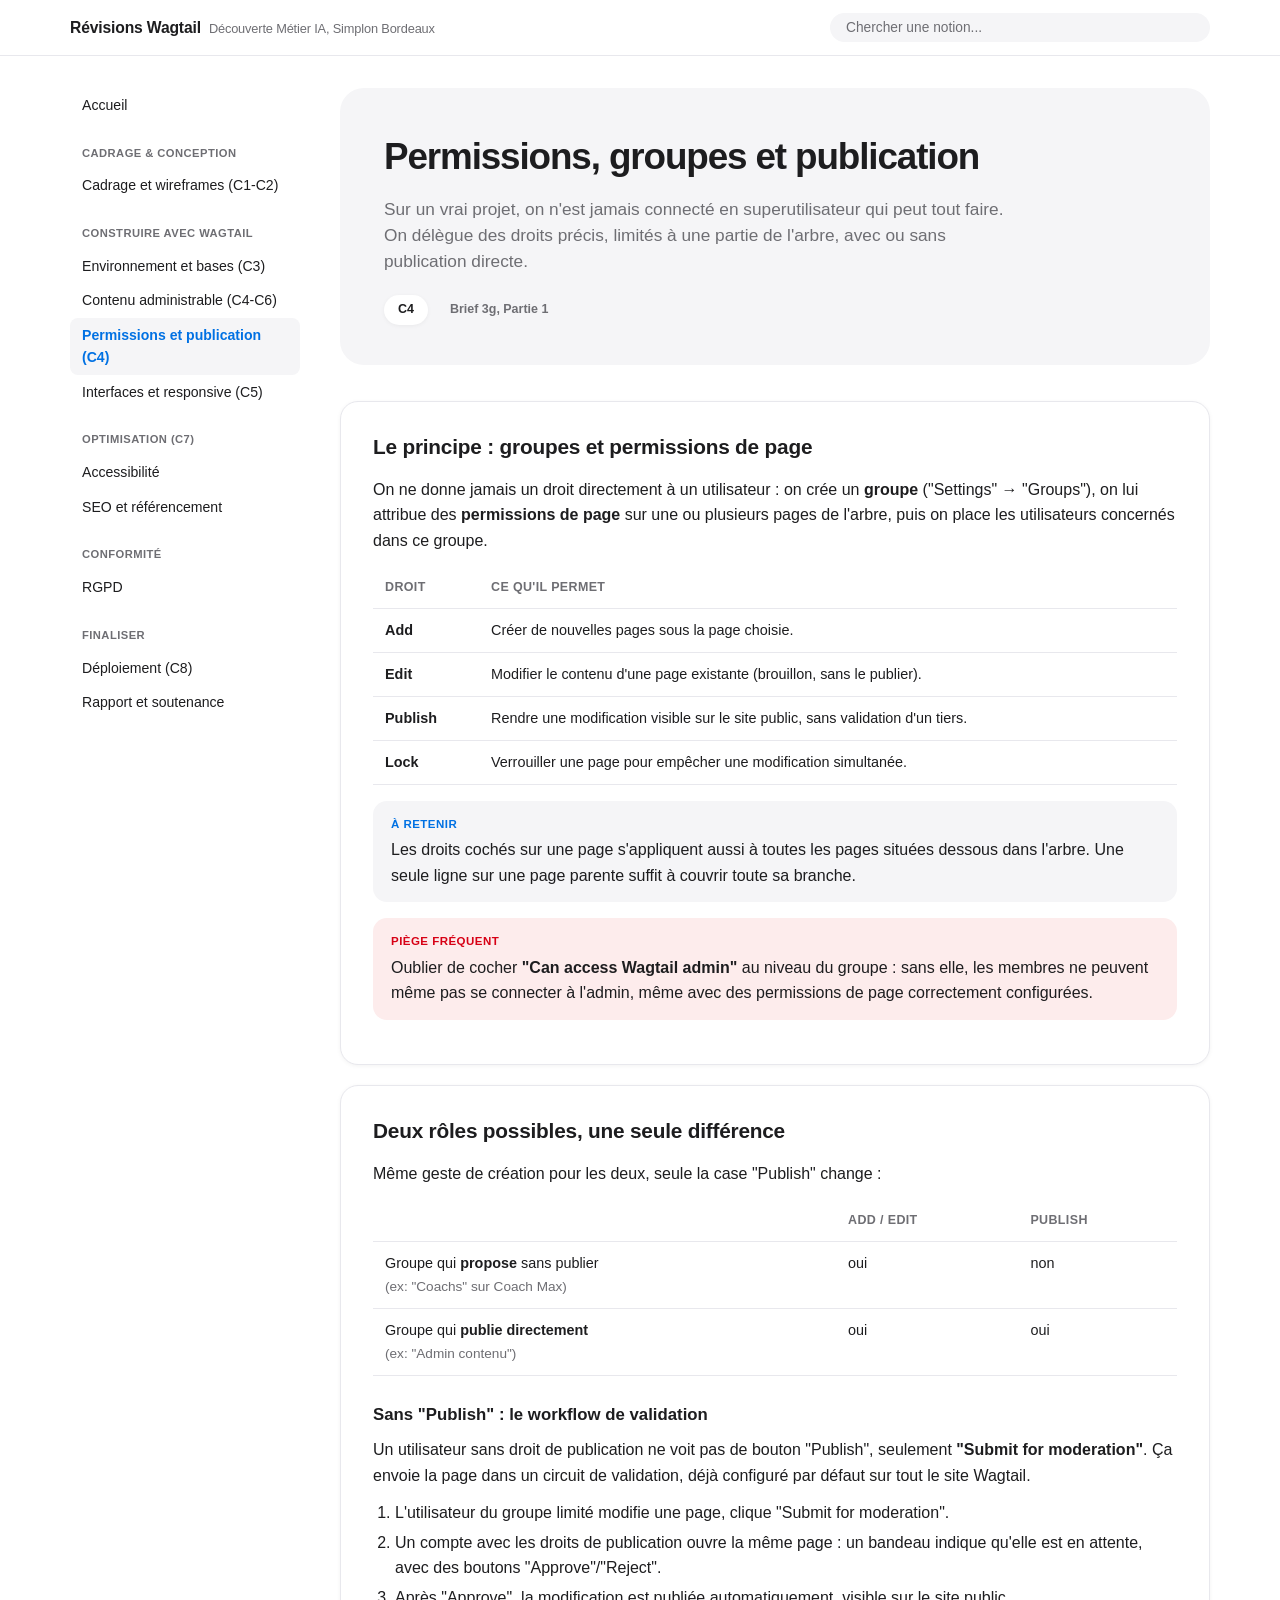
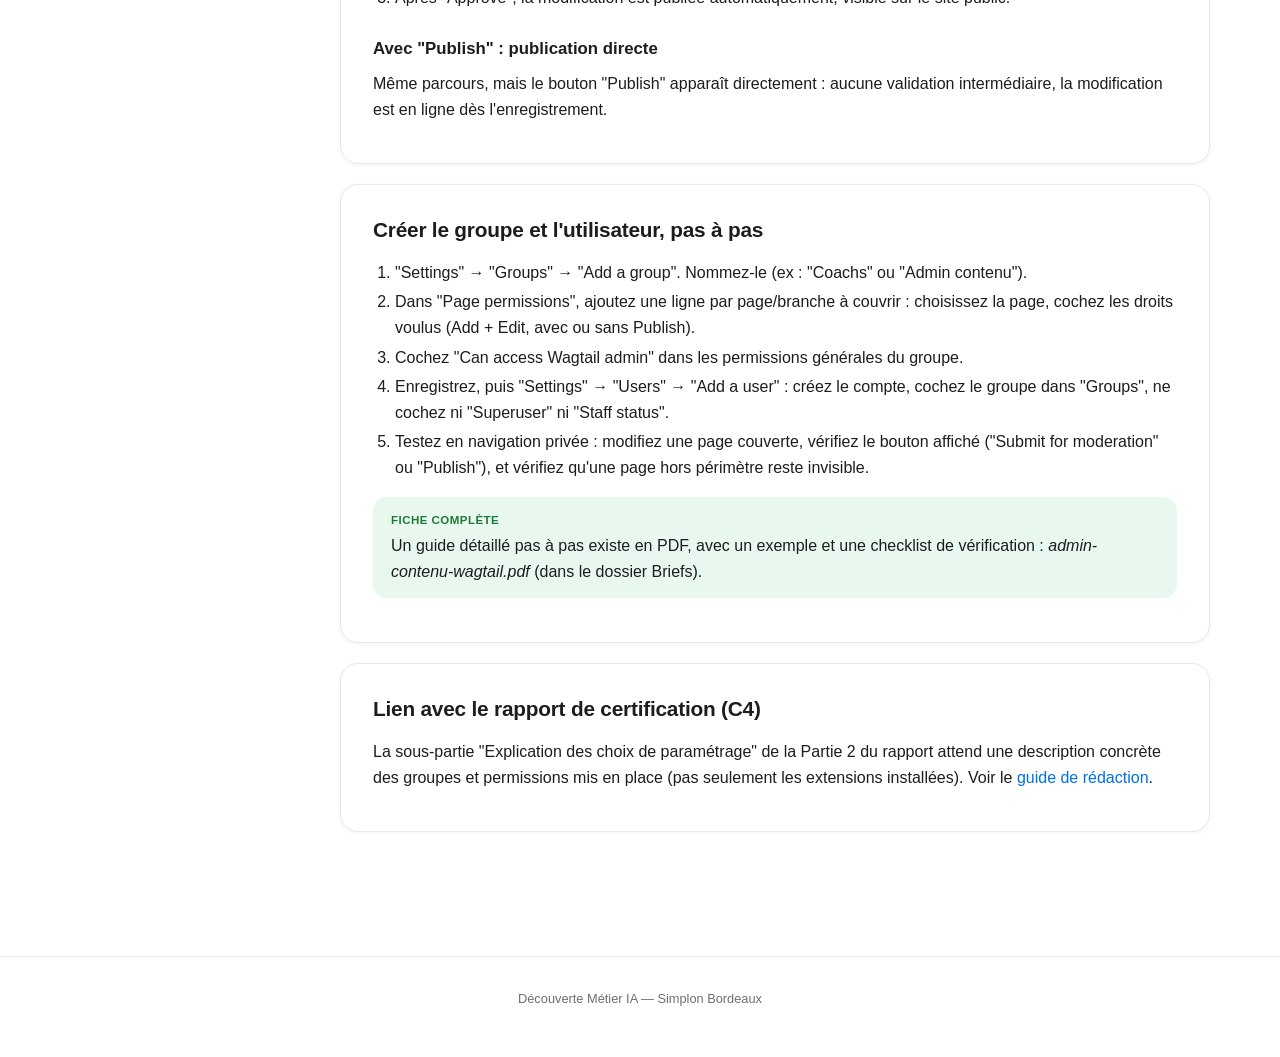
<file: permissions-publication.html>
<!doctype html>
<html lang="fr">
<head>
<meta charset="utf-8">
<title>Permissions et publication (C4) - Révisions Wagtail</title>
<meta name="viewport" content="width=device-width, initial-scale=1">
<meta name="description" content="Groupes, permissions de page, workflow de validation et publication directe dans Wagtail.">
<link rel="stylesheet" href="css/style.css">
</head>
<body>

<header class="topbar">
  <div class="topbar-inner">
    <button class="menu-toggle" aria-label="Ouvrir le menu">Menu</button>
    <div class="brand">Révisions Wagtail <span>Découverte Métier IA, Simplon Bordeaux</span></div>
    <div class="search-wrap">
      <input id="search-input" type="text" placeholder="Chercher une notion..." autocomplete="off">
      <div id="search-results" class="search-results"></div>
    </div>
  </div>
</header>

<div class="layout">
  <nav class="sidebar">
    <div class="sidebar-group">
      <a href="index.html">Accueil</a>
    </div>
    <div class="sidebar-group">
      <h3>Cadrage &amp; conception</h3>
      <a href="cadrage-conception.html">Cadrage et wireframes (C1-C2)</a>
    </div>
    <div class="sidebar-group">
      <h3>Construire avec Wagtail</h3>
      <a href="environnement-wagtail.html">Environnement et bases (C3)</a>
      <a href="contenu-administrable.html">Contenu administrable (C4-C6)</a>
      <a href="permissions-publication.html" class="active">Permissions et publication (C4)</a>
      <a href="responsive-css.html">Interfaces et responsive (C5)</a>
    </div>
    <div class="sidebar-group">
      <h3>Optimisation (C7)</h3>
      <a href="accessibilite.html">Accessibilité</a>
      <a href="seo.html">SEO et référencement</a>
    </div>
    <div class="sidebar-group">
      <h3>Conformité</h3>
      <a href="rgpd.html">RGPD</a>
    </div>
    <div class="sidebar-group">
      <h3>Finaliser</h3>
      <a href="deploiement.html">Déploiement (C8)</a>
      <a href="rapport-soutenance.html">Rapport et soutenance</a>
    </div>
  </nav>

  <main class="content">
    <div class="page-head">
      <h1>Permissions, groupes et publication</h1>
      <p>Sur un vrai projet, on n'est jamais connecté en superutilisateur qui peut tout faire. On délègue des droits précis, limités à une partie de l'arbre, avec ou sans publication directe.</p>
      <div class="badges">
        <span class="badge">C4</span>
        <span class="badge alt">Brief 3g, Partie 1</span>
      </div>
    </div>

    <div class="card" id="c4">
      <h2>Le principe : groupes et permissions de page</h2>
      <p>On ne donne jamais un droit directement à un utilisateur : on crée un <strong>groupe</strong> ("Settings" → "Groups"), on lui attribue des <strong>permissions de page</strong> sur une ou plusieurs pages de l'arbre, puis on place les utilisateurs concernés dans ce groupe.</p>
      <table>
        <tr><th>Droit</th><th>Ce qu'il permet</th></tr>
        <tr><td><strong>Add</strong></td><td>Créer de nouvelles pages sous la page choisie.</td></tr>
        <tr><td><strong>Edit</strong></td><td>Modifier le contenu d'une page existante (brouillon, sans le publier).</td></tr>
        <tr><td><strong>Publish</strong></td><td>Rendre une modification visible sur le site public, sans validation d'un tiers.</td></tr>
        <tr><td><strong>Lock</strong></td><td>Verrouiller une page pour empêcher une modification simultanée.</td></tr>
      </table>
      <div class="box info">
        <span class="label">À retenir</span>
        <p>Les droits cochés sur une page s'appliquent aussi à toutes les pages situées dessous dans l'arbre. Une seule ligne sur une page parente suffit à couvrir toute sa branche.</p>
      </div>
      <div class="box piege">
        <span class="label">Piège fréquent</span>
        <p>Oublier de cocher <strong>"Can access Wagtail admin"</strong> au niveau du groupe : sans elle, les membres ne peuvent même pas se connecter à l'admin, même avec des permissions de page correctement configurées.</p>
      </div>
    </div>

    <div class="card" id="workflow">
      <h2>Deux rôles possibles, une seule différence</h2>
      <p>Même geste de création pour les deux, seule la case "Publish" change :</p>
      <table>
        <tr><th></th><th>Add / Edit</th><th>Publish</th></tr>
        <tr><td>Groupe qui <strong>propose</strong> sans publier<br><span style="color:#6e6e73;font-size:0.85rem;">(ex: "Coachs" sur Coach Max)</span></td><td>oui</td><td>non</td></tr>
        <tr><td>Groupe qui <strong>publie directement</strong><br><span style="color:#6e6e73;font-size:0.85rem;">(ex: "Admin contenu")</span></td><td>oui</td><td>oui</td></tr>
      </table>
      <h3>Sans "Publish" : le workflow de validation</h3>
      <p>Un utilisateur sans droit de publication ne voit pas de bouton "Publish", seulement <strong>"Submit for moderation"</strong>. Ça envoie la page dans un circuit de validation, déjà configuré par défaut sur tout le site Wagtail.</p>
      <ol>
        <li>L'utilisateur du groupe limité modifie une page, clique "Submit for moderation".</li>
        <li>Un compte avec les droits de publication ouvre la même page : un bandeau indique qu'elle est en attente, avec des boutons "Approve"/"Reject".</li>
        <li>Après "Approve", la modification est publiée automatiquement, visible sur le site public.</li>
      </ol>
      <h3>Avec "Publish" : publication directe</h3>
      <p>Même parcours, mais le bouton "Publish" apparaît directement : aucune validation intermédiaire, la modification est en ligne dès l'enregistrement.</p>
    </div>

    <div class="card">
      <h2>Créer le groupe et l'utilisateur, pas à pas</h2>
      <ol>
        <li>"Settings" → "Groups" → "Add a group". Nommez-le (ex : "Coachs" ou "Admin contenu").</li>
        <li>Dans "Page permissions", ajoutez une ligne par page/branche à couvrir : choisissez la page, cochez les droits voulus (Add + Edit, avec ou sans Publish).</li>
        <li>Cochez "Can access Wagtail admin" dans les permissions générales du groupe.</li>
        <li>Enregistrez, puis "Settings" → "Users" → "Add a user" : créez le compte, cochez le groupe dans "Groups", ne cochez ni "Superuser" ni "Staff status".</li>
        <li>Testez en navigation privée : modifiez une page couverte, vérifiez le bouton affiché ("Submit for moderation" ou "Publish"), et vérifiez qu'une page hors périmètre reste invisible.</li>
      </ol>
      <div class="box ok">
        <span class="label">Fiche complète</span>
        <p>Un guide détaillé pas à pas existe en PDF, avec un exemple et une checklist de vérification : <em>admin-contenu-wagtail.pdf</em> (dans le dossier Briefs).</p>
      </div>
    </div>

    <div class="card">
      <h2>Lien avec le rapport de certification (C4)</h2>
      <p>La sous-partie "Explication des choix de paramétrage" de la Partie 2 du rapport attend une description concrète des groupes et permissions mis en place (pas seulement les extensions installées). Voir le <a href="rapport-soutenance.html">guide de rédaction</a>.</p>
    </div>
  </main>
</div>

<footer class="site-footer">Découverte Métier IA — Simplon Bordeaux</footer>

<script src="js/search-data.js"></script>
<script src="js/app.js"></script>
</body>
</html>
</file>
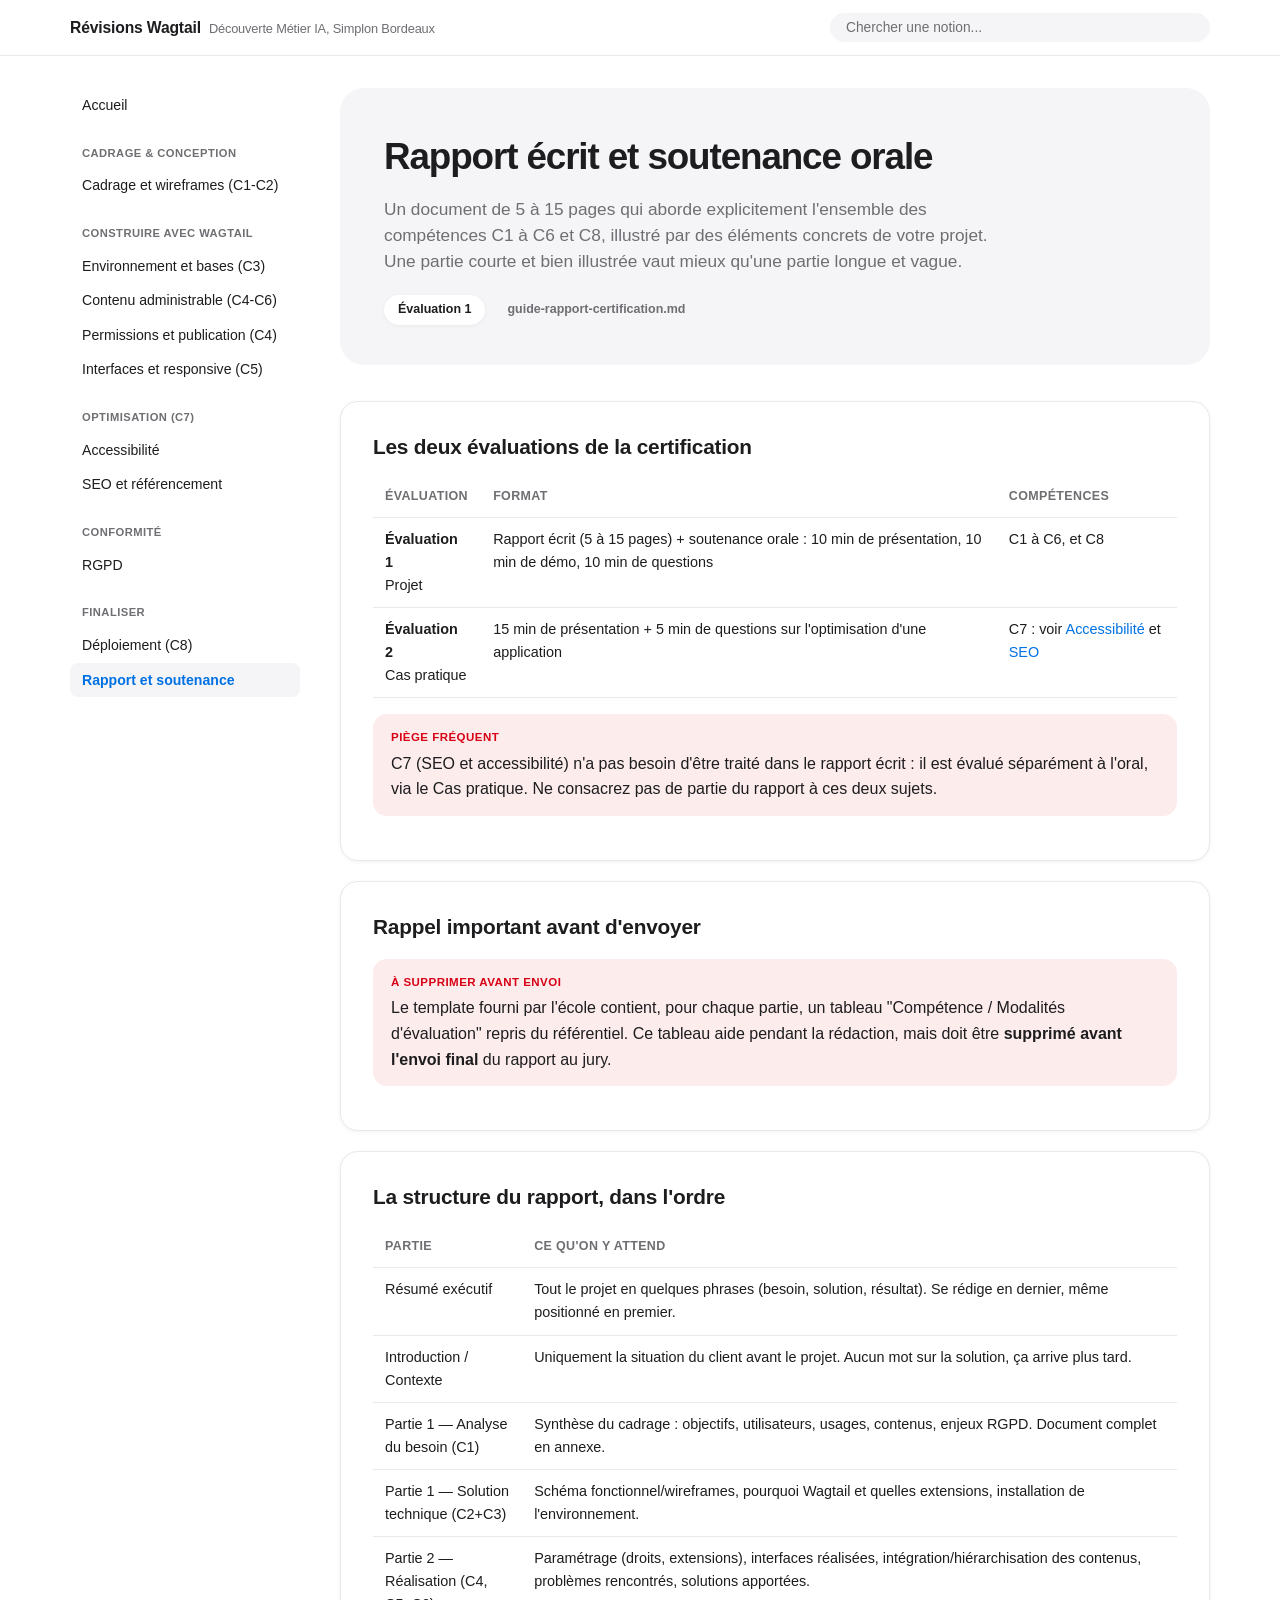
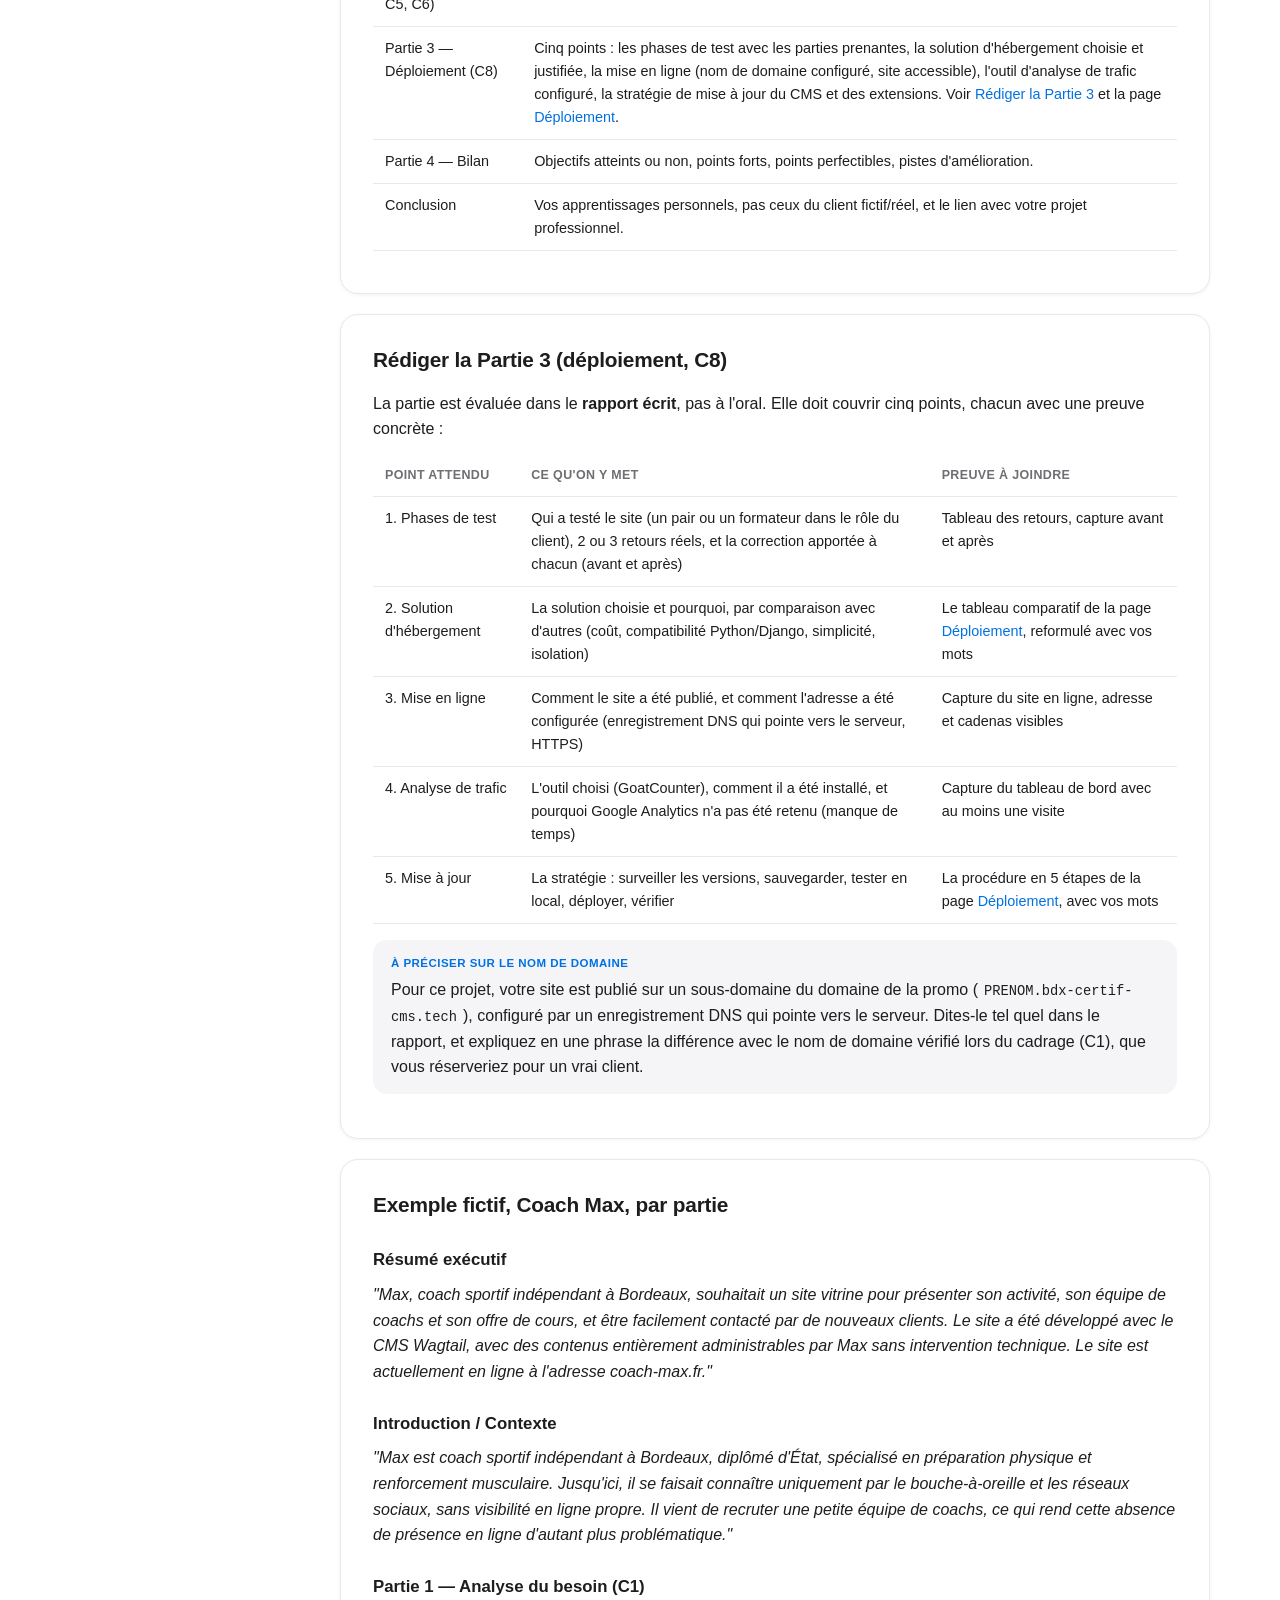
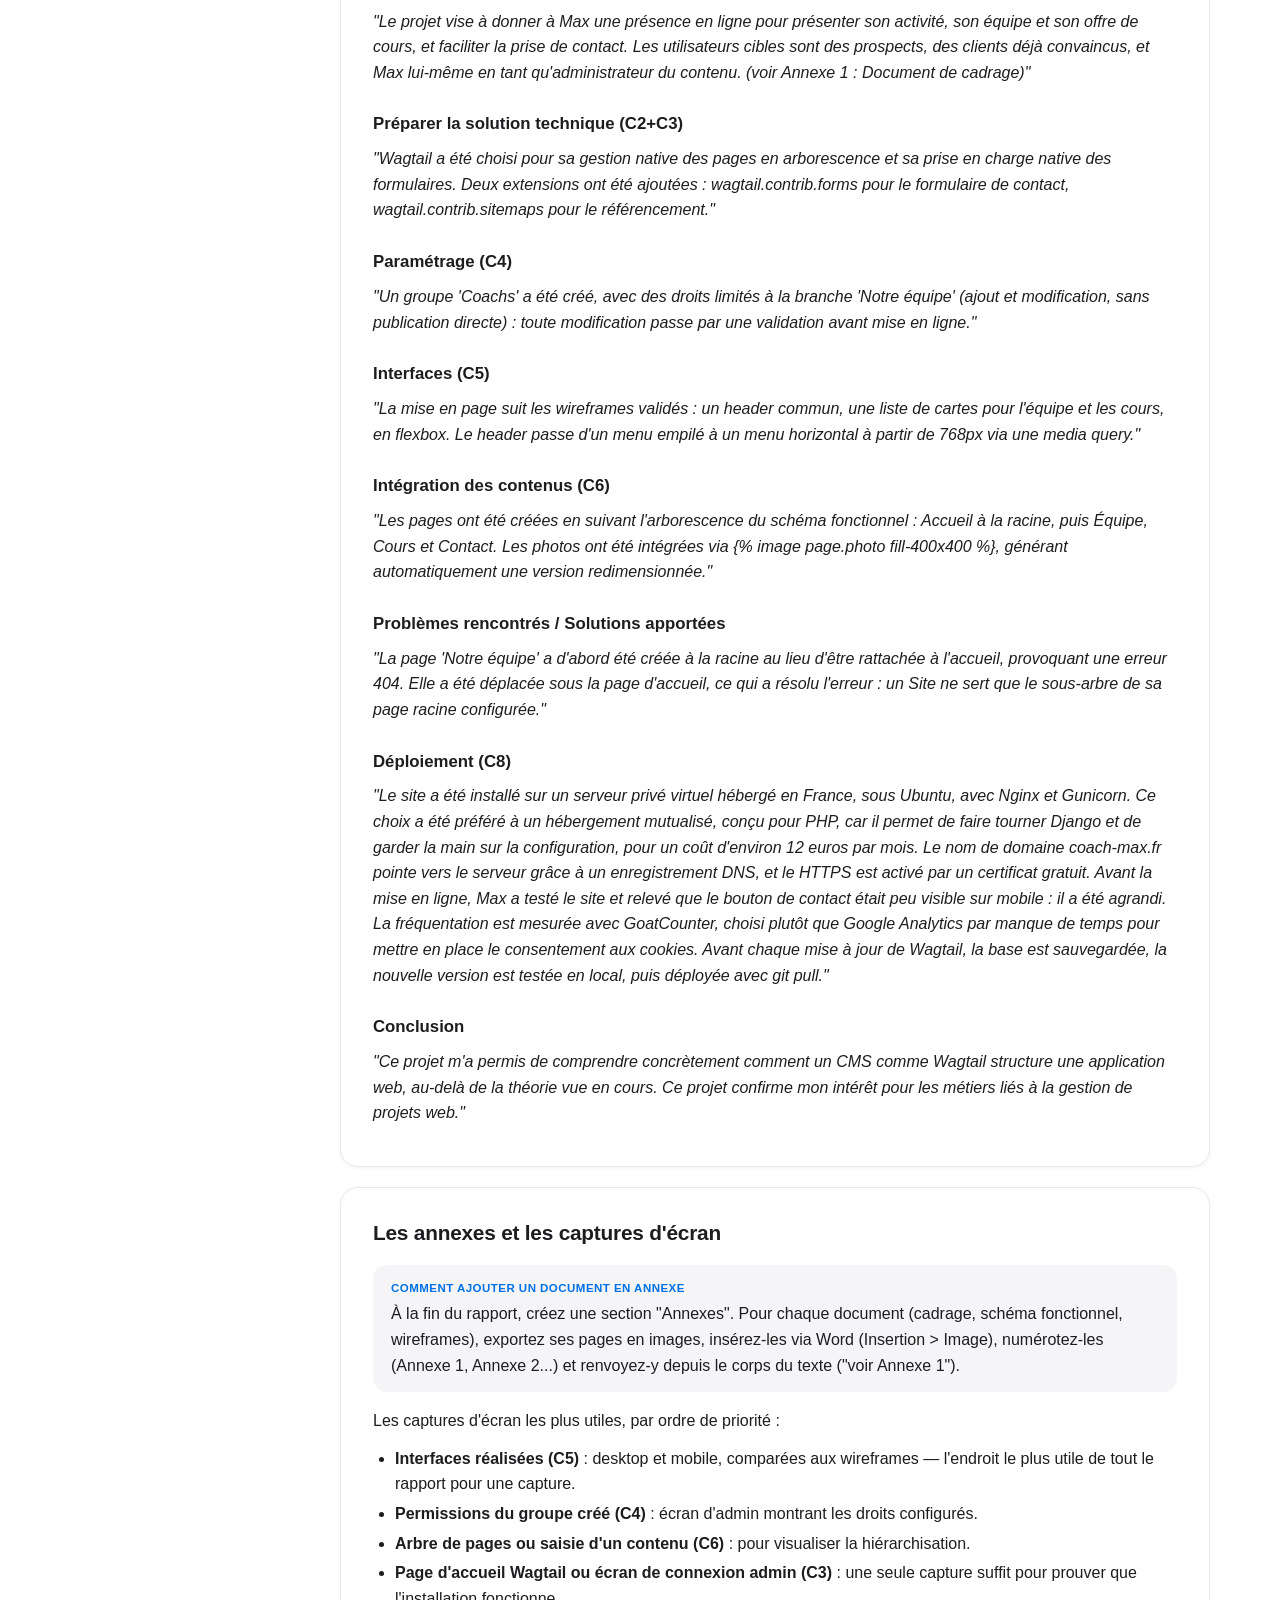
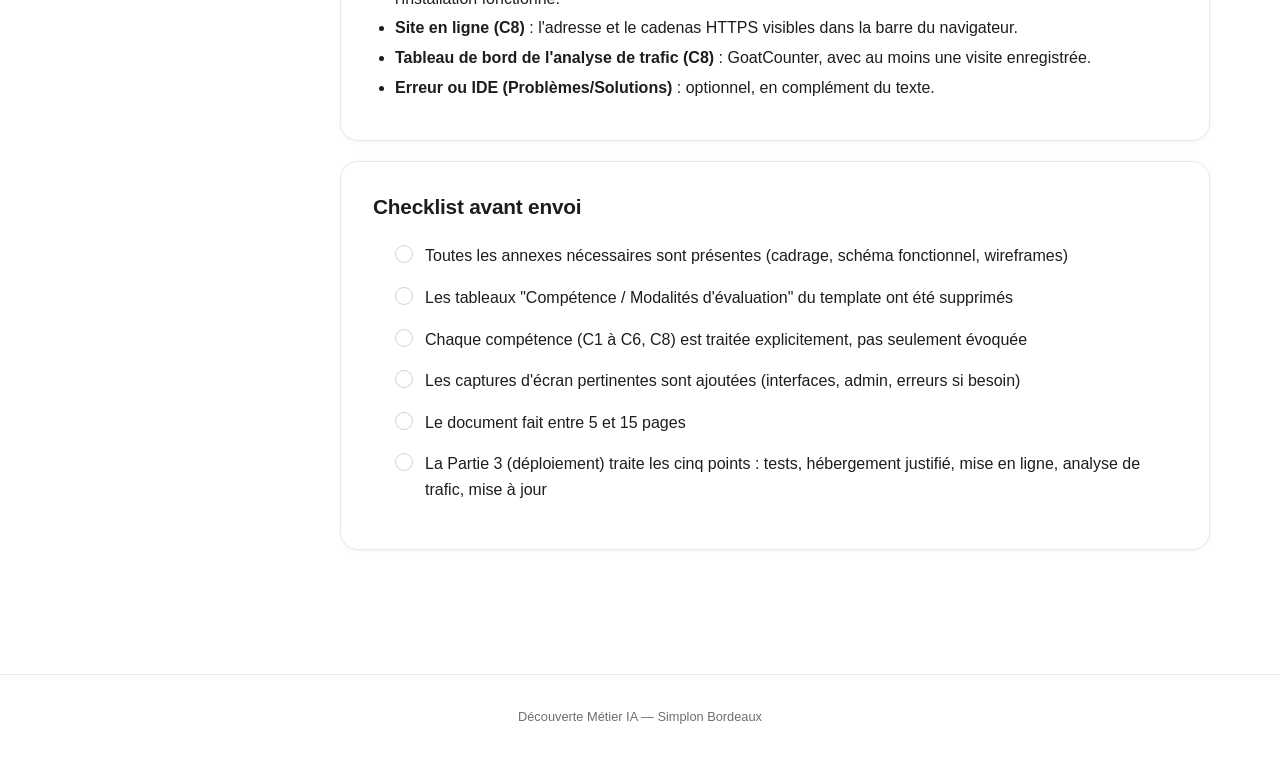
<file: rapport-soutenance.html>
<!doctype html>
<html lang="fr">
<head>
<meta charset="utf-8">
<title>Rapport et soutenance - Révisions Wagtail</title>
<meta name="viewport" content="width=device-width, initial-scale=1">
<meta name="description" content="Structure du rapport de certification, exemple Coach Max par partie, checklist avant envoi.">
<link rel="stylesheet" href="css/style.css">
</head>
<body>

<header class="topbar">
  <div class="topbar-inner">
    <button class="menu-toggle" aria-label="Ouvrir le menu">Menu</button>
    <div class="brand">Révisions Wagtail <span>Découverte Métier IA, Simplon Bordeaux</span></div>
    <div class="search-wrap">
      <input id="search-input" type="text" placeholder="Chercher une notion..." autocomplete="off">
      <div id="search-results" class="search-results"></div>
    </div>
  </div>
</header>

<div class="layout">
  <nav class="sidebar">
    <div class="sidebar-group">
      <a href="index.html">Accueil</a>
    </div>
    <div class="sidebar-group">
      <h3>Cadrage &amp; conception</h3>
      <a href="cadrage-conception.html">Cadrage et wireframes (C1-C2)</a>
    </div>
    <div class="sidebar-group">
      <h3>Construire avec Wagtail</h3>
      <a href="environnement-wagtail.html">Environnement et bases (C3)</a>
      <a href="contenu-administrable.html">Contenu administrable (C4-C6)</a>
      <a href="permissions-publication.html">Permissions et publication (C4)</a>
      <a href="responsive-css.html">Interfaces et responsive (C5)</a>
    </div>
    <div class="sidebar-group">
      <h3>Optimisation (C7)</h3>
      <a href="accessibilite.html">Accessibilité</a>
      <a href="seo.html">SEO et référencement</a>
    </div>
    <div class="sidebar-group">
      <h3>Conformité</h3>
      <a href="rgpd.html">RGPD</a>
    </div>
    <div class="sidebar-group">
      <h3>Finaliser</h3>
      <a href="deploiement.html">Déploiement (C8)</a>
      <a href="rapport-soutenance.html" class="active">Rapport et soutenance</a>
    </div>
  </nav>

  <main class="content">
    <div class="page-head">
      <h1>Rapport écrit et soutenance orale</h1>
      <p>Un document de 5 à 15 pages qui aborde explicitement l'ensemble des compétences C1 à C6 et C8, illustré par des éléments concrets de votre projet. Une partie courte et bien illustrée vaut mieux qu'une partie longue et vague.</p>
      <div class="badges">
        <span class="badge">Évaluation 1</span>
        <span class="badge alt">guide-rapport-certification.md</span>
      </div>
    </div>

    <div class="card">
      <h2>Les deux évaluations de la certification</h2>
      <table>
        <tr><th>Évaluation</th><th>Format</th><th>Compétences</th></tr>
        <tr>
          <td><strong>Évaluation 1</strong><br>Projet</td>
          <td>Rapport écrit (5 à 15 pages) + soutenance orale : 10 min de présentation, 10 min de démo, 10 min de questions</td>
          <td>C1 à C6, et C8</td>
        </tr>
        <tr>
          <td><strong>Évaluation 2</strong><br>Cas pratique</td>
          <td>15 min de présentation + 5 min de questions sur l'optimisation d'une application</td>
          <td>C7 : voir <a href="accessibilite.html">Accessibilité</a> et <a href="seo.html">SEO</a></td>
        </tr>
      </table>
      <div class="box piege">
        <span class="label">Piège fréquent</span>
        <p>C7 (SEO et accessibilité) n'a pas besoin d'être traité dans le rapport écrit : il est évalué séparément à l'oral, via le Cas pratique. Ne consacrez pas de partie du rapport à ces deux sujets.</p>
      </div>
    </div>

    <div class="card">
      <h2>Rappel important avant d'envoyer</h2>
      <div class="box piege">
        <span class="label">À supprimer avant envoi</span>
        <p>Le template fourni par l'école contient, pour chaque partie, un tableau "Compétence / Modalités d'évaluation" repris du référentiel. Ce tableau aide pendant la rédaction, mais doit être <strong>supprimé avant l'envoi final</strong> du rapport au jury.</p>
      </div>
    </div>

    <div class="card" id="structure">
      <h2>La structure du rapport, dans l'ordre</h2>
      <table>
        <tr><th>Partie</th><th>Ce qu'on y attend</th></tr>
        <tr><td>Résumé exécutif</td><td>Tout le projet en quelques phrases (besoin, solution, résultat). Se rédige en dernier, même positionné en premier.</td></tr>
        <tr><td>Introduction / Contexte</td><td>Uniquement la situation du client avant le projet. Aucun mot sur la solution, ça arrive plus tard.</td></tr>
        <tr><td>Partie 1 — Analyse du besoin (C1)</td><td>Synthèse du cadrage : objectifs, utilisateurs, usages, contenus, enjeux RGPD. Document complet en annexe.</td></tr>
        <tr><td>Partie 1 — Solution technique (C2+C3)</td><td>Schéma fonctionnel/wireframes, pourquoi Wagtail et quelles extensions, installation de l'environnement.</td></tr>
        <tr><td>Partie 2 — Réalisation (C4, C5, C6)</td><td>Paramétrage (droits, extensions), interfaces réalisées, intégration/hiérarchisation des contenus, problèmes rencontrés, solutions apportées.</td></tr>
        <tr><td>Partie 3 — Déploiement (C8)</td><td>Cinq points : les phases de test avec les parties prenantes, la solution d'hébergement choisie et justifiée, la mise en ligne (nom de domaine configuré, site accessible), l'outil d'analyse de trafic configuré, la stratégie de mise à jour du CMS et des extensions. Voir <a href="#partie3">Rédiger la Partie 3</a> et la page <a href="deploiement.html">Déploiement</a>.</td></tr>
        <tr><td>Partie 4 — Bilan</td><td>Objectifs atteints ou non, points forts, points perfectibles, pistes d'amélioration.</td></tr>
        <tr><td>Conclusion</td><td>Vos apprentissages personnels, pas ceux du client fictif/réel, et le lien avec votre projet professionnel.</td></tr>
      </table>
    </div>

    <div class="card" id="partie3">
      <h2>Rédiger la Partie 3 (déploiement, C8)</h2>
      <p>La partie est évaluée dans le <strong>rapport écrit</strong>, pas à l'oral. Elle doit couvrir cinq points, chacun avec une preuve concrète :</p>
      <table>
        <tr><th>Point attendu</th><th>Ce qu'on y met</th><th>Preuve à joindre</th></tr>
        <tr><td>1. Phases de test</td><td>Qui a testé le site (un pair ou un formateur dans le rôle du client), 2 ou 3 retours réels, et la correction apportée à chacun (avant et après)</td><td>Tableau des retours, capture avant et après</td></tr>
        <tr><td>2. Solution d'hébergement</td><td>La solution choisie et pourquoi, par comparaison avec d'autres (coût, compatibilité Python/Django, simplicité, isolation)</td><td>Le tableau comparatif de la page <a href="deploiement.html#hebergement">Déploiement</a>, reformulé avec vos mots</td></tr>
        <tr><td>3. Mise en ligne</td><td>Comment le site a été publié, et comment l'adresse a été configurée (enregistrement DNS qui pointe vers le serveur, HTTPS)</td><td>Capture du site en ligne, adresse et cadenas visibles</td></tr>
        <tr><td>4. Analyse de trafic</td><td>L'outil choisi (GoatCounter), comment il a été installé, et pourquoi Google Analytics n'a pas été retenu (manque de temps)</td><td>Capture du tableau de bord avec au moins une visite</td></tr>
        <tr><td>5. Mise à jour</td><td>La stratégie : surveiller les versions, sauvegarder, tester en local, déployer, vérifier</td><td>La procédure en 5 étapes de la page <a href="deploiement.html#maj">Déploiement</a>, avec vos mots</td></tr>
      </table>
      <div class="box info">
        <span class="label">À préciser sur le nom de domaine</span>
        <p>Pour ce projet, votre site est publié sur un sous-domaine du domaine de la promo (<code>PRENOM.bdx-certif-cms.tech</code>), configuré par un enregistrement DNS qui pointe vers le serveur. Dites-le tel quel dans le rapport, et expliquez en une phrase la différence avec le nom de domaine vérifié lors du cadrage (C1), que vous réserveriez pour un vrai client.</p>
      </div>
    </div>

    <div class="card">
      <h2>Exemple fictif, Coach Max, par partie</h2>
      <h3>Résumé exécutif</h3>
      <p><em>"Max, coach sportif indépendant à Bordeaux, souhaitait un site vitrine pour présenter son activité, son équipe de coachs et son offre de cours, et être facilement contacté par de nouveaux clients. Le site a été développé avec le CMS Wagtail, avec des contenus entièrement administrables par Max sans intervention technique. Le site est actuellement en ligne à l'adresse coach-max.fr."</em></p>
      <h3>Introduction / Contexte</h3>
      <p><em>"Max est coach sportif indépendant à Bordeaux, diplômé d'État, spécialisé en préparation physique et renforcement musculaire. Jusqu'ici, il se faisait connaître uniquement par le bouche-à-oreille et les réseaux sociaux, sans visibilité en ligne propre. Il vient de recruter une petite équipe de coachs, ce qui rend cette absence de présence en ligne d'autant plus problématique."</em></p>
      <h3>Partie 1 — Analyse du besoin (C1)</h3>
      <p><em>"Le projet vise à donner à Max une présence en ligne pour présenter son activité, son équipe et son offre de cours, et faciliter la prise de contact. Les utilisateurs cibles sont des prospects, des clients déjà convaincus, et Max lui-même en tant qu'administrateur du contenu. (voir Annexe 1 : Document de cadrage)"</em></p>
      <h3>Préparer la solution technique (C2+C3)</h3>
      <p><em>"Wagtail a été choisi pour sa gestion native des pages en arborescence et sa prise en charge native des formulaires. Deux extensions ont été ajoutées : wagtail.contrib.forms pour le formulaire de contact, wagtail.contrib.sitemaps pour le référencement."</em></p>
      <h3>Paramétrage (C4)</h3>
      <p><em>"Un groupe 'Coachs' a été créé, avec des droits limités à la branche 'Notre équipe' (ajout et modification, sans publication directe) : toute modification passe par une validation avant mise en ligne."</em></p>
      <h3>Interfaces (C5)</h3>
      <p><em>"La mise en page suit les wireframes validés : un header commun, une liste de cartes pour l'équipe et les cours, en flexbox. Le header passe d'un menu empilé à un menu horizontal à partir de 768px via une media query."</em></p>
      <h3>Intégration des contenus (C6)</h3>
      <p><em>"Les pages ont été créées en suivant l'arborescence du schéma fonctionnel : Accueil à la racine, puis Équipe, Cours et Contact. Les photos ont été intégrées via {% image page.photo fill-400x400 %}, générant automatiquement une version redimensionnée."</em></p>
      <h3>Problèmes rencontrés / Solutions apportées</h3>
      <p><em>"La page 'Notre équipe' a d'abord été créée à la racine au lieu d'être rattachée à l'accueil, provoquant une erreur 404. Elle a été déplacée sous la page d'accueil, ce qui a résolu l'erreur : un Site ne sert que le sous-arbre de sa page racine configurée."</em></p>
      <h3>Déploiement (C8)</h3>
      <p><em>"Le site a été installé sur un serveur privé virtuel hébergé en France, sous Ubuntu, avec Nginx et Gunicorn. Ce choix a été préféré à un hébergement mutualisé, conçu pour PHP, car il permet de faire tourner Django et de garder la main sur la configuration, pour un coût d'environ 12 euros par mois. Le nom de domaine coach-max.fr pointe vers le serveur grâce à un enregistrement DNS, et le HTTPS est activé par un certificat gratuit. Avant la mise en ligne, Max a testé le site et relevé que le bouton de contact était peu visible sur mobile : il a été agrandi. La fréquentation est mesurée avec GoatCounter, choisi plutôt que Google Analytics par manque de temps pour mettre en place le consentement aux cookies. Avant chaque mise à jour de Wagtail, la base est sauvegardée, la nouvelle version est testée en local, puis déployée avec git pull."</em></p>
      <h3>Conclusion</h3>
      <p><em>"Ce projet m'a permis de comprendre concrètement comment un CMS comme Wagtail structure une application web, au-delà de la théorie vue en cours. Ce projet confirme mon intérêt pour les métiers liés à la gestion de projets web."</em></p>
    </div>

    <div class="card">
      <h2>Les annexes et les captures d'écran</h2>
      <div class="box info">
        <span class="label">Comment ajouter un document en annexe</span>
        <p>À la fin du rapport, créez une section "Annexes". Pour chaque document (cadrage, schéma fonctionnel, wireframes), exportez ses pages en images, insérez-les via Word (Insertion &gt; Image), numérotez-les (Annexe 1, Annexe 2...) et renvoyez-y depuis le corps du texte ("voir Annexe 1").</p>
      </div>
      <p>Les captures d'écran les plus utiles, par ordre de priorité :</p>
      <ul>
        <li><strong>Interfaces réalisées (C5)</strong> : desktop et mobile, comparées aux wireframes — l'endroit le plus utile de tout le rapport pour une capture.</li>
        <li><strong>Permissions du groupe créé (C4)</strong> : écran d'admin montrant les droits configurés.</li>
        <li><strong>Arbre de pages ou saisie d'un contenu (C6)</strong> : pour visualiser la hiérarchisation.</li>
        <li><strong>Page d'accueil Wagtail ou écran de connexion admin (C3)</strong> : une seule capture suffit pour prouver que l'installation fonctionne.</li>
        <li><strong>Site en ligne (C8)</strong> : l'adresse et le cadenas HTTPS visibles dans la barre du navigateur.</li>
        <li><strong>Tableau de bord de l'analyse de trafic (C8)</strong> : GoatCounter, avec au moins une visite enregistrée.</li>
        <li><strong>Erreur ou IDE (Problèmes/Solutions)</strong> : optionnel, en complément du texte.</li>
      </ul>
    </div>

    <div class="card">
      <h2>Checklist avant envoi</h2>
      <ul class="checklist">
        <li>Toutes les annexes nécessaires sont présentes (cadrage, schéma fonctionnel, wireframes)</li>
        <li>Les tableaux "Compétence / Modalités d'évaluation" du template ont été supprimés</li>
        <li>Chaque compétence (C1 à C6, C8) est traitée explicitement, pas seulement évoquée</li>
        <li>Les captures d'écran pertinentes sont ajoutées (interfaces, admin, erreurs si besoin)</li>
        <li>Le document fait entre 5 et 15 pages</li>
        <li>La Partie 3 (déploiement) traite les cinq points : tests, hébergement justifié, mise en ligne, analyse de trafic, mise à jour</li>
      </ul>
    </div>
  </main>
</div>

<footer class="site-footer">Découverte Métier IA — Simplon Bordeaux</footer>

<script src="js/search-data.js"></script>
<script src="js/app.js"></script>
</body>
</html>
</file>
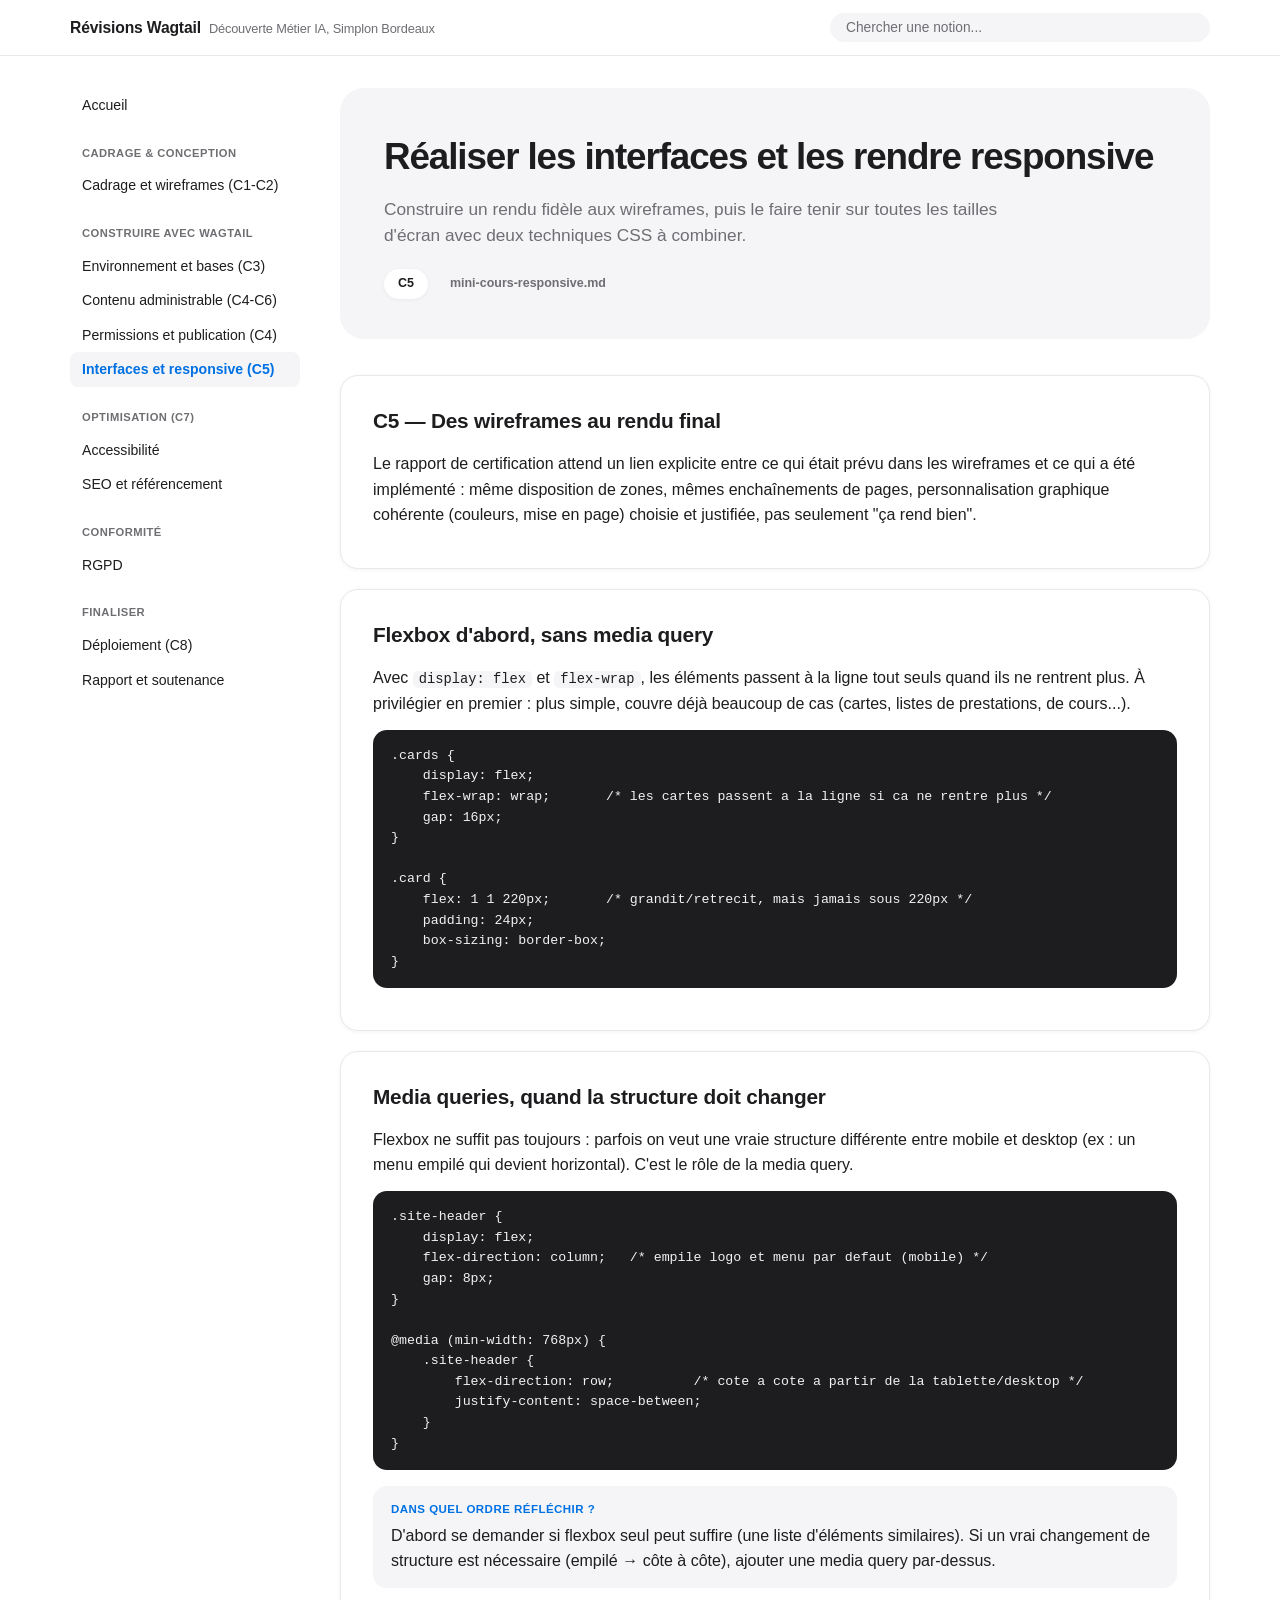
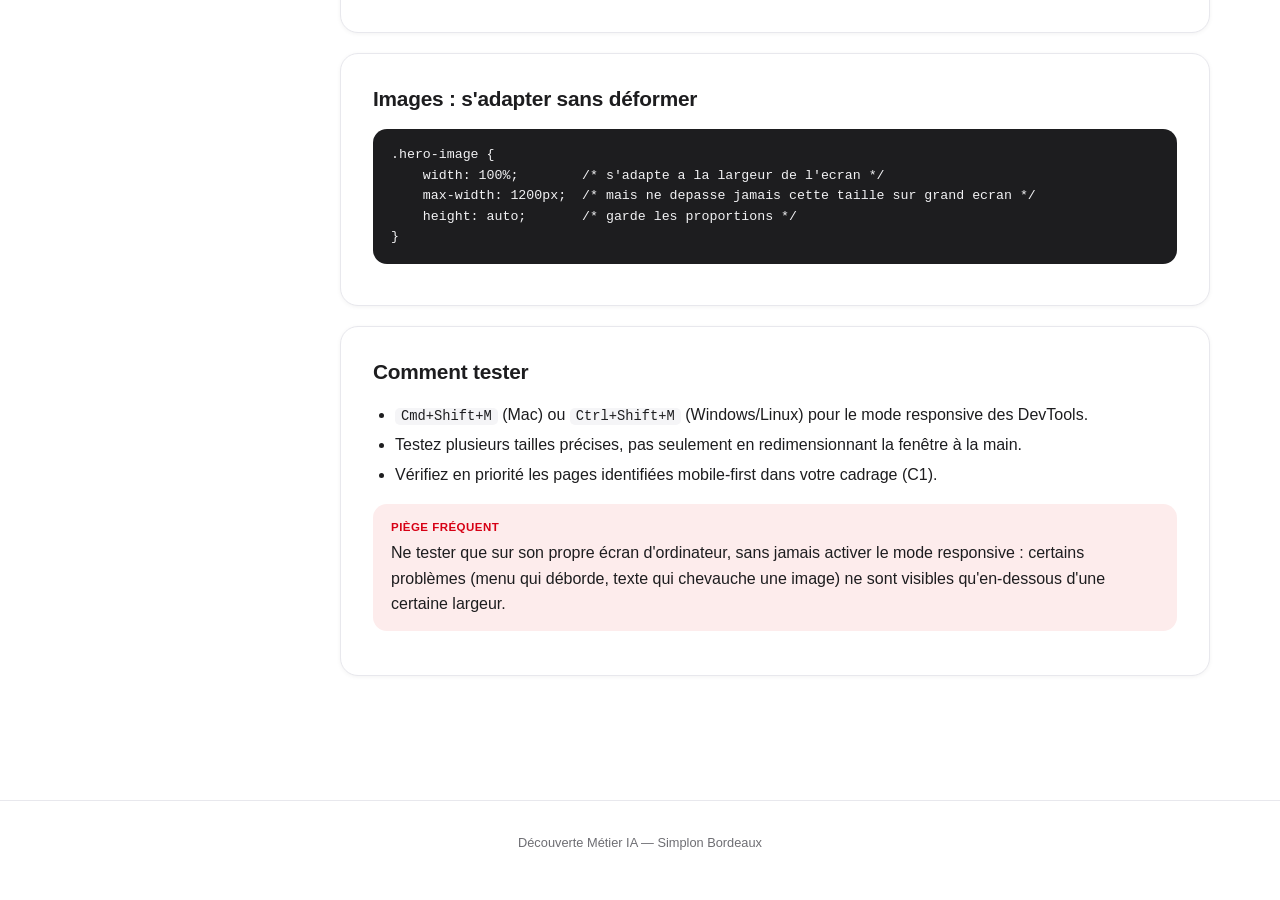
<file: responsive-css.html>
<!doctype html>
<html lang="fr">
<head>
<meta charset="utf-8">
<title>Interfaces et responsive (C5) - Révisions Wagtail</title>
<meta name="viewport" content="width=device-width, initial-scale=1">
<meta name="description" content="Realiser des interfaces fidèles aux wireframes, flexbox et media queries pour le responsive.">
<link rel="stylesheet" href="css/style.css">
</head>
<body>

<header class="topbar">
  <div class="topbar-inner">
    <button class="menu-toggle" aria-label="Ouvrir le menu">Menu</button>
    <div class="brand">Révisions Wagtail <span>Découverte Métier IA, Simplon Bordeaux</span></div>
    <div class="search-wrap">
      <input id="search-input" type="text" placeholder="Chercher une notion..." autocomplete="off">
      <div id="search-results" class="search-results"></div>
    </div>
  </div>
</header>

<div class="layout">
  <nav class="sidebar">
    <div class="sidebar-group">
      <a href="index.html">Accueil</a>
    </div>
    <div class="sidebar-group">
      <h3>Cadrage &amp; conception</h3>
      <a href="cadrage-conception.html">Cadrage et wireframes (C1-C2)</a>
    </div>
    <div class="sidebar-group">
      <h3>Construire avec Wagtail</h3>
      <a href="environnement-wagtail.html">Environnement et bases (C3)</a>
      <a href="contenu-administrable.html">Contenu administrable (C4-C6)</a>
      <a href="permissions-publication.html">Permissions et publication (C4)</a>
      <a href="responsive-css.html" class="active">Interfaces et responsive (C5)</a>
    </div>
    <div class="sidebar-group">
      <h3>Optimisation (C7)</h3>
      <a href="accessibilite.html">Accessibilité</a>
      <a href="seo.html">SEO et référencement</a>
    </div>
    <div class="sidebar-group">
      <h3>Conformité</h3>
      <a href="rgpd.html">RGPD</a>
    </div>
    <div class="sidebar-group">
      <h3>Finaliser</h3>
      <a href="deploiement.html">Déploiement (C8)</a>
      <a href="rapport-soutenance.html">Rapport et soutenance</a>
    </div>
  </nav>

  <main class="content">
    <div class="page-head">
      <h1>Réaliser les interfaces et les rendre responsive</h1>
      <p>Construire un rendu fidèle aux wireframes, puis le faire tenir sur toutes les tailles d'écran avec deux techniques CSS à combiner.</p>
      <div class="badges">
        <span class="badge">C5</span>
        <span class="badge alt">mini-cours-responsive.md</span>
      </div>
    </div>

    <div class="card" id="c5">
      <h2>C5 — Des wireframes au rendu final</h2>
      <p>Le rapport de certification attend un lien explicite entre ce qui était prévu dans les wireframes et ce qui a été implémenté : même disposition de zones, mêmes enchaînements de pages, personnalisation graphique cohérente (couleurs, mise en page) choisie et justifiée, pas seulement "ça rend bien".</p>
    </div>

    <div class="card">
      <h2>Flexbox d'abord, sans media query</h2>
      <p>Avec <code>display: flex</code> et <code>flex-wrap</code>, les éléments passent à la ligne tout seuls quand ils ne rentrent plus. À privilégier en premier : plus simple, couvre déjà beaucoup de cas (cartes, listes de prestations, de cours...).</p>
      <pre>.cards {
    display: flex;
    flex-wrap: wrap;       /* les cartes passent a la ligne si ca ne rentre plus */
    gap: 16px;
}

.card {
    flex: 1 1 220px;       /* grandit/retrecit, mais jamais sous 220px */
    padding: 24px;
    box-sizing: border-box;
}</pre>
    </div>

    <div class="card">
      <h2>Media queries, quand la structure doit changer</h2>
      <p>Flexbox ne suffit pas toujours : parfois on veut une vraie structure différente entre mobile et desktop (ex : un menu empilé qui devient horizontal). C'est le rôle de la media query.</p>
      <pre>.site-header {
    display: flex;
    flex-direction: column;   /* empile logo et menu par defaut (mobile) */
    gap: 8px;
}

@media (min-width: 768px) {
    .site-header {
        flex-direction: row;          /* cote a cote a partir de la tablette/desktop */
        justify-content: space-between;
    }
}</pre>
      <div class="box info">
        <span class="label">Dans quel ordre réfléchir ?</span>
        <p>D'abord se demander si flexbox seul peut suffire (une liste d'éléments similaires). Si un vrai changement de structure est nécessaire (empilé → côte à côte), ajouter une media query par-dessus.</p>
      </div>
    </div>

    <div class="card">
      <h2>Images : s'adapter sans déformer</h2>
      <pre>.hero-image {
    width: 100%;        /* s'adapte a la largeur de l'ecran */
    max-width: 1200px;  /* mais ne depasse jamais cette taille sur grand ecran */
    height: auto;       /* garde les proportions */
}</pre>
    </div>

    <div class="card">
      <h2>Comment tester</h2>
      <ul>
        <li><code>Cmd+Shift+M</code> (Mac) ou <code>Ctrl+Shift+M</code> (Windows/Linux) pour le mode responsive des DevTools.</li>
        <li>Testez plusieurs tailles précises, pas seulement en redimensionnant la fenêtre à la main.</li>
        <li>Vérifiez en priorité les pages identifiées mobile-first dans votre cadrage (C1).</li>
      </ul>
      <div class="box piege">
        <span class="label">Piège fréquent</span>
        <p>Ne tester que sur son propre écran d'ordinateur, sans jamais activer le mode responsive : certains problèmes (menu qui déborde, texte qui chevauche une image) ne sont visibles qu'en-dessous d'une certaine largeur.</p>
      </div>
    </div>
  </main>
</div>

<footer class="site-footer">Découverte Métier IA — Simplon Bordeaux</footer>

<script src="js/search-data.js"></script>
<script src="js/app.js"></script>
</body>
</html>
</file>
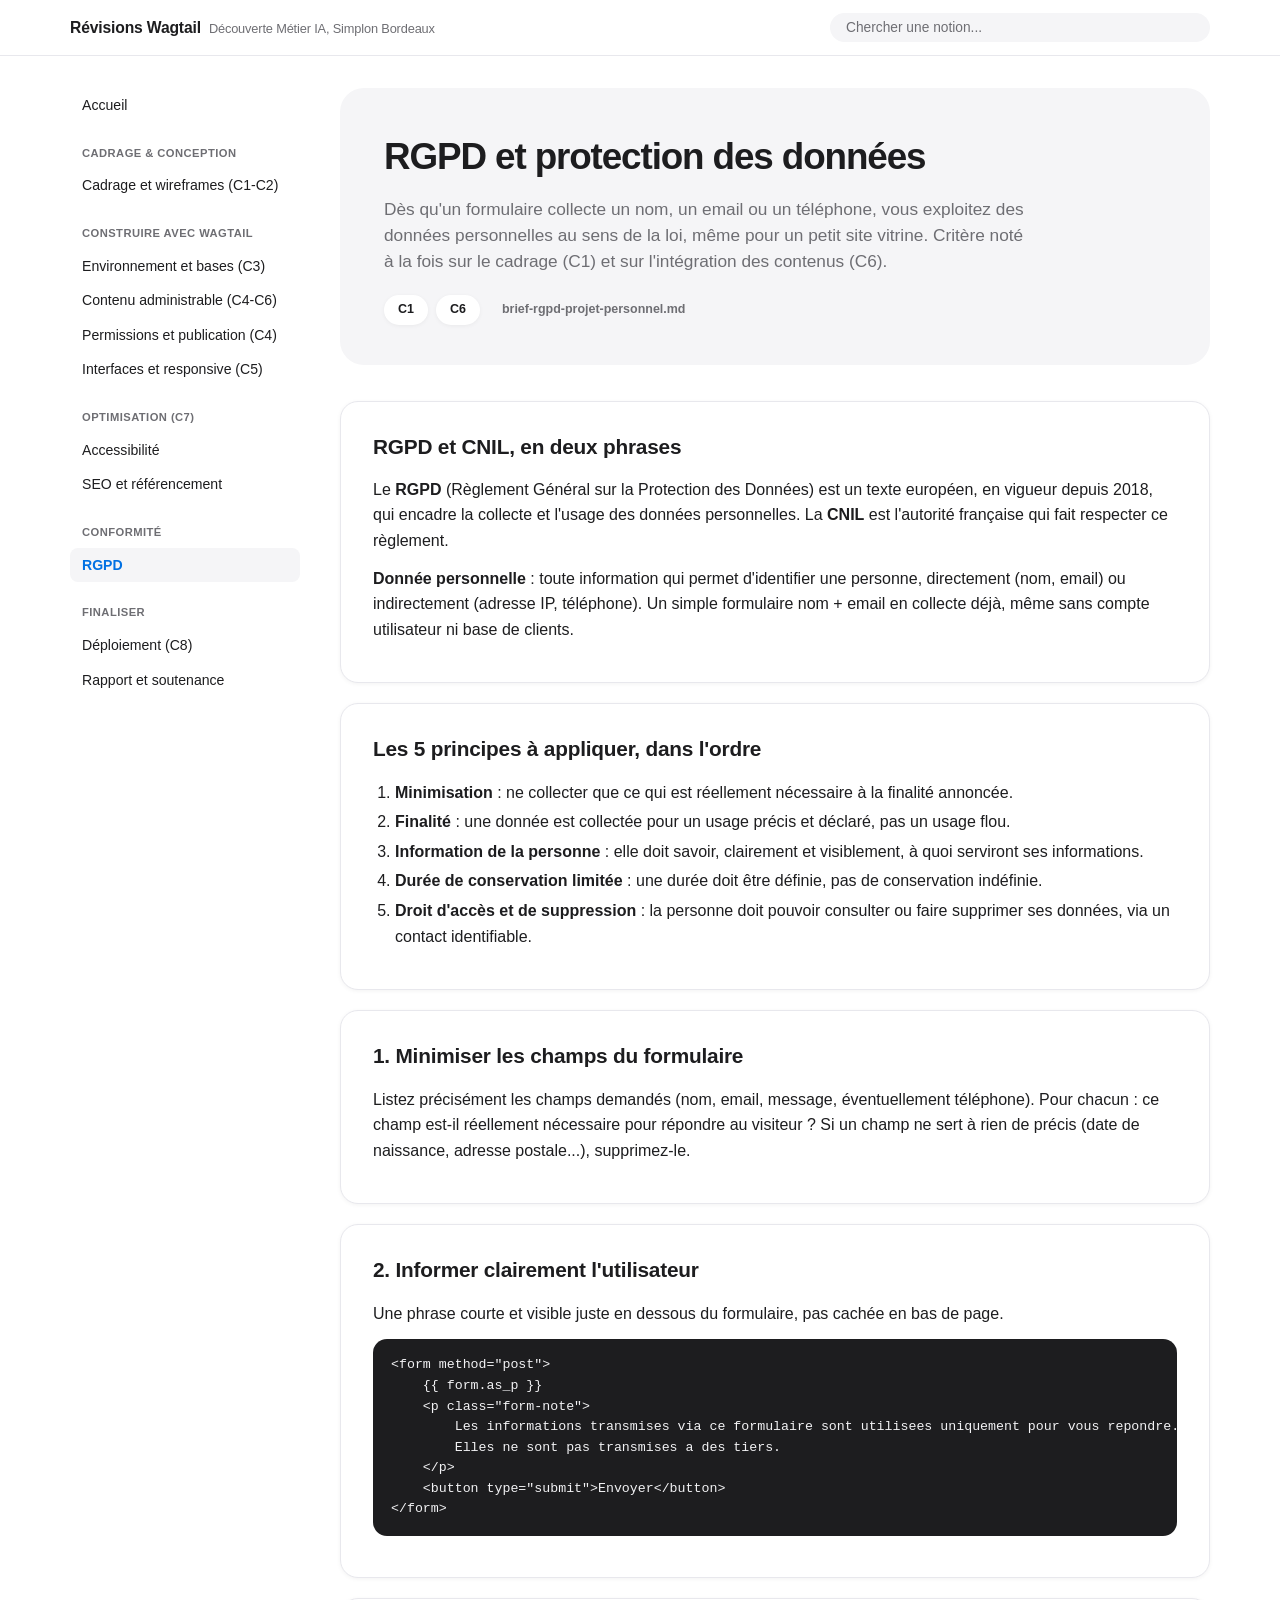
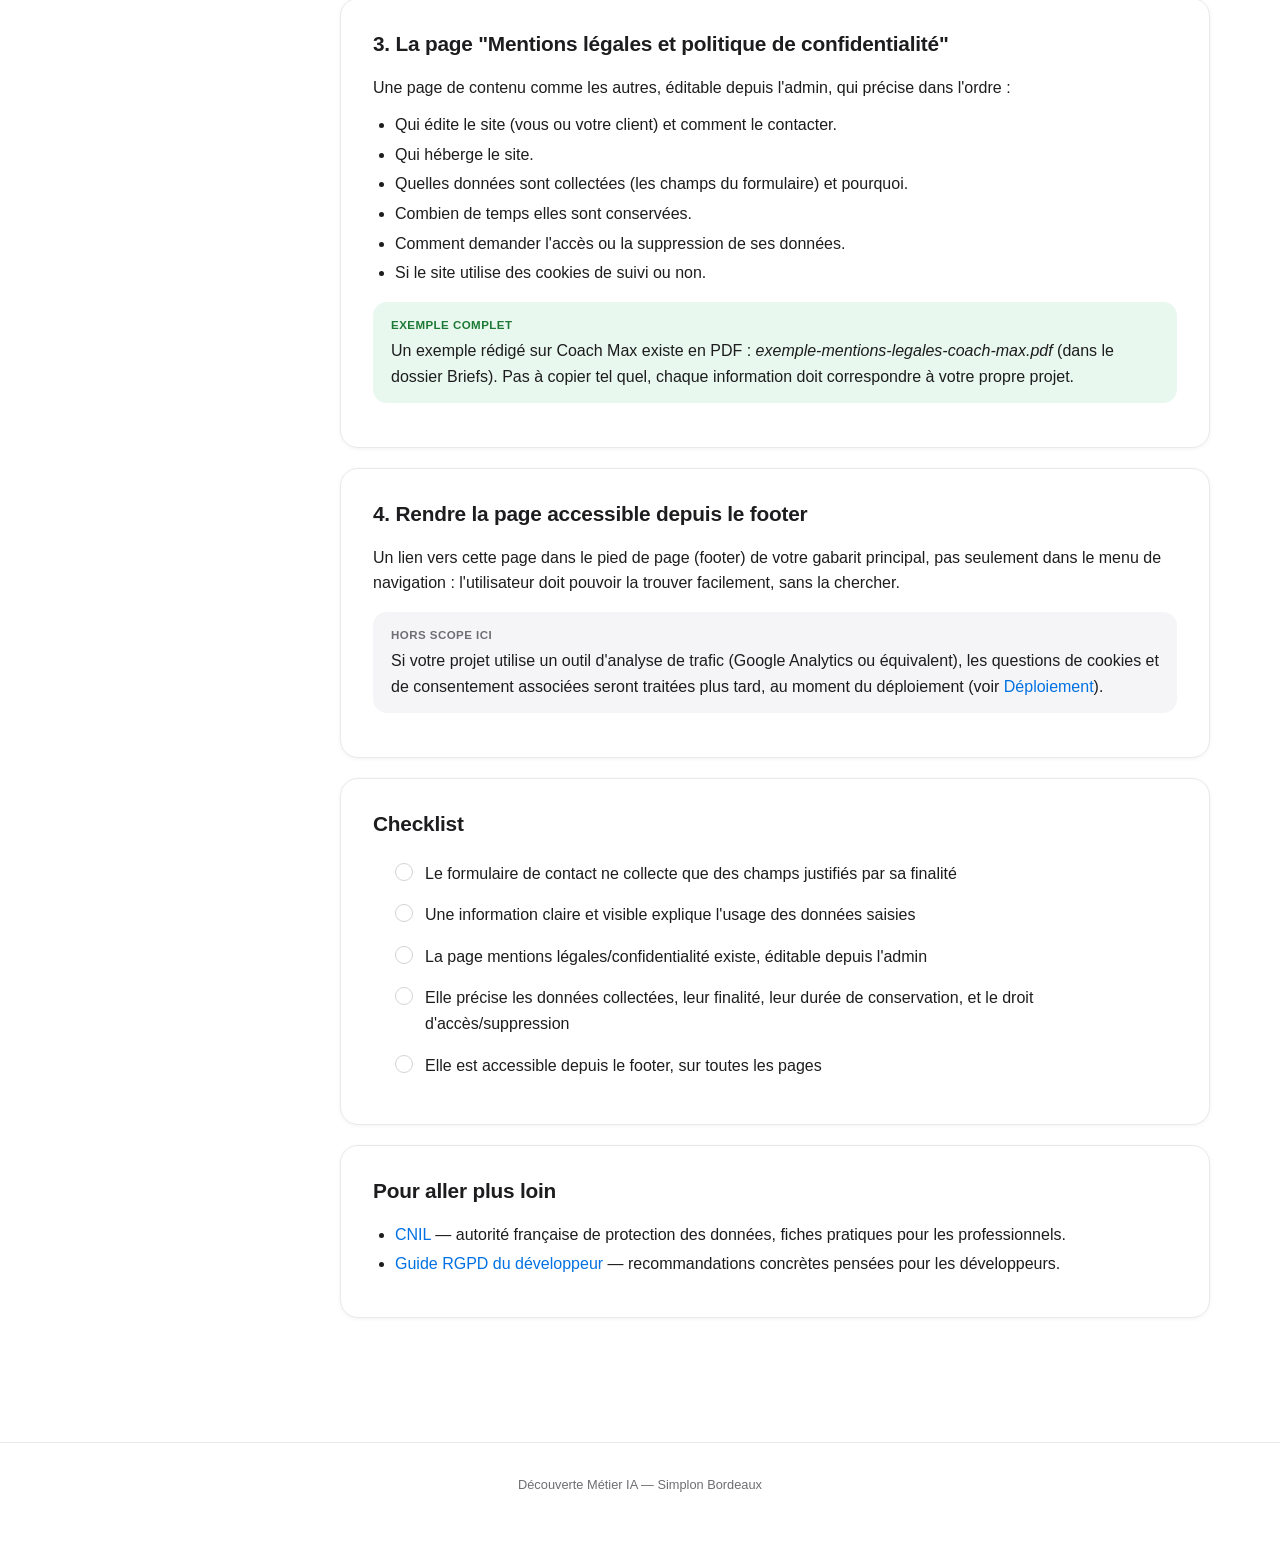
<file: rgpd.html>
<!doctype html>
<html lang="fr">
<head>
<meta charset="utf-8">
<title>RGPD (C1/C6) - Révisions Wagtail</title>
<meta name="viewport" content="width=device-width, initial-scale=1">
<meta name="description" content="RGPD, CNIL, minimisation du formulaire, page mentions legales et politique de confidentialite.">
<link rel="stylesheet" href="css/style.css">
</head>
<body>

<header class="topbar">
  <div class="topbar-inner">
    <button class="menu-toggle" aria-label="Ouvrir le menu">Menu</button>
    <div class="brand">Révisions Wagtail <span>Découverte Métier IA, Simplon Bordeaux</span></div>
    <div class="search-wrap">
      <input id="search-input" type="text" placeholder="Chercher une notion..." autocomplete="off">
      <div id="search-results" class="search-results"></div>
    </div>
  </div>
</header>

<div class="layout">
  <nav class="sidebar">
    <div class="sidebar-group">
      <a href="index.html">Accueil</a>
    </div>
    <div class="sidebar-group">
      <h3>Cadrage &amp; conception</h3>
      <a href="cadrage-conception.html">Cadrage et wireframes (C1-C2)</a>
    </div>
    <div class="sidebar-group">
      <h3>Construire avec Wagtail</h3>
      <a href="environnement-wagtail.html">Environnement et bases (C3)</a>
      <a href="contenu-administrable.html">Contenu administrable (C4-C6)</a>
      <a href="permissions-publication.html">Permissions et publication (C4)</a>
      <a href="responsive-css.html">Interfaces et responsive (C5)</a>
    </div>
    <div class="sidebar-group">
      <h3>Optimisation (C7)</h3>
      <a href="accessibilite.html">Accessibilité</a>
      <a href="seo.html">SEO et référencement</a>
    </div>
    <div class="sidebar-group">
      <h3>Conformité</h3>
      <a href="rgpd.html" class="active">RGPD</a>
    </div>
    <div class="sidebar-group">
      <h3>Finaliser</h3>
      <a href="deploiement.html">Déploiement (C8)</a>
      <a href="rapport-soutenance.html">Rapport et soutenance</a>
    </div>
  </nav>

  <main class="content">
    <div class="page-head">
      <h1>RGPD et protection des données</h1>
      <p>Dès qu'un formulaire collecte un nom, un email ou un téléphone, vous exploitez des données personnelles au sens de la loi, même pour un petit site vitrine. Critère noté à la fois sur le cadrage (C1) et sur l'intégration des contenus (C6).</p>
      <div class="badges">
        <span class="badge">C1</span>
        <span class="badge">C6</span>
        <span class="badge alt">brief-rgpd-projet-personnel.md</span>
      </div>
    </div>

    <div class="card">
      <h2>RGPD et CNIL, en deux phrases</h2>
      <p>Le <strong>RGPD</strong> (Règlement Général sur la Protection des Données) est un texte européen, en vigueur depuis 2018, qui encadre la collecte et l'usage des données personnelles. La <strong>CNIL</strong> est l'autorité française qui fait respecter ce règlement.</p>
      <p><strong>Donnée personnelle</strong> : toute information qui permet d'identifier une personne, directement (nom, email) ou indirectement (adresse IP, téléphone). Un simple formulaire nom + email en collecte déjà, même sans compte utilisateur ni base de clients.</p>
    </div>

    <div class="card" id="principes">
      <h2>Les 5 principes à appliquer, dans l'ordre</h2>
      <ol>
        <li><strong>Minimisation</strong> : ne collecter que ce qui est réellement nécessaire à la finalité annoncée.</li>
        <li><strong>Finalité</strong> : une donnée est collectée pour un usage précis et déclaré, pas un usage flou.</li>
        <li><strong>Information de la personne</strong> : elle doit savoir, clairement et visiblement, à quoi serviront ses informations.</li>
        <li><strong>Durée de conservation limitée</strong> : une durée doit être définie, pas de conservation indéfinie.</li>
        <li><strong>Droit d'accès et de suppression</strong> : la personne doit pouvoir consulter ou faire supprimer ses données, via un contact identifiable.</li>
      </ol>
    </div>

    <div class="card" id="minimiser-formulaire">
      <h2>1. Minimiser les champs du formulaire</h2>
      <p>Listez précisément les champs demandés (nom, email, message, éventuellement téléphone). Pour chacun : ce champ est-il réellement nécessaire pour répondre au visiteur ? Si un champ ne sert à rien de précis (date de naissance, adresse postale...), supprimez-le.</p>
    </div>

    <div class="card" id="informer">
      <h2>2. Informer clairement l'utilisateur</h2>
      <p>Une phrase courte et visible juste en dessous du formulaire, pas cachée en bas de page.</p>
      <pre>&lt;form method="post"&gt;
    {{ form.as_p }}
    &lt;p class="form-note"&gt;
        Les informations transmises via ce formulaire sont utilisees uniquement pour vous repondre.
        Elles ne sont pas transmises a des tiers.
    &lt;/p&gt;
    &lt;button type="submit"&gt;Envoyer&lt;/button&gt;
&lt;/form&gt;</pre>
    </div>

    <div class="card" id="mentions-legales">
      <h2>3. La page "Mentions légales et politique de confidentialité"</h2>
      <p>Une page de contenu comme les autres, éditable depuis l'admin, qui précise dans l'ordre :</p>
      <ul>
        <li>Qui édite le site (vous ou votre client) et comment le contacter.</li>
        <li>Qui héberge le site.</li>
        <li>Quelles données sont collectées (les champs du formulaire) et pourquoi.</li>
        <li>Combien de temps elles sont conservées.</li>
        <li>Comment demander l'accès ou la suppression de ses données.</li>
        <li>Si le site utilise des cookies de suivi ou non.</li>
      </ul>
      <div class="box ok">
        <span class="label">Exemple complet</span>
        <p>Un exemple rédigé sur Coach Max existe en PDF : <em>exemple-mentions-legales-coach-max.pdf</em> (dans le dossier Briefs). Pas à copier tel quel, chaque information doit correspondre à votre propre projet.</p>
      </div>
    </div>

    <div class="card" id="lien-footer">
      <h2>4. Rendre la page accessible depuis le footer</h2>
      <p>Un lien vers cette page dans le pied de page (footer) de votre gabarit principal, pas seulement dans le menu de navigation : l'utilisateur doit pouvoir la trouver facilement, sans la chercher.</p>
      <div class="box hold">
        <span class="label">Hors scope ici</span>
        <p>Si votre projet utilise un outil d'analyse de trafic (Google Analytics ou équivalent), les questions de cookies et de consentement associées seront traitées plus tard, au moment du déploiement (voir <a href="deploiement.html">Déploiement</a>).</p>
      </div>
    </div>

    <div class="card">
      <h2>Checklist</h2>
      <ul class="checklist">
        <li>Le formulaire de contact ne collecte que des champs justifiés par sa finalité</li>
        <li>Une information claire et visible explique l'usage des données saisies</li>
        <li>La page mentions légales/confidentialité existe, éditable depuis l'admin</li>
        <li>Elle précise les données collectées, leur finalité, leur durée de conservation, et le droit d'accès/suppression</li>
        <li>Elle est accessible depuis le footer, sur toutes les pages</li>
      </ul>
    </div>

    <div class="card">
      <h2>Pour aller plus loin</h2>
      <ul>
        <li><a href="https://www.cnil.fr" target="_blank" rel="noopener">CNIL</a> — autorité française de protection des données, fiches pratiques pour les professionnels.</li>
        <li><a href="https://www.cnil.fr/fr/guide-rgpd-du-developpeur" target="_blank" rel="noopener">Guide RGPD du développeur</a> — recommandations concrètes pensées pour les développeurs.</li>
      </ul>
    </div>
  </main>
</div>

<footer class="site-footer">Découverte Métier IA — Simplon Bordeaux</footer>

<script src="js/search-data.js"></script>
<script src="js/app.js"></script>
</body>
</html>
</file>
<file: css/style.css>
:root {
  --bg: #ffffff;
  --bg-subtle: #f5f5f7;
  --bg-tint: #f5f5f7;
  --text: #1d1d1f;
  --muted: #6e6e73;
  --border: #d2d2d7;
  --border-soft: #e8e8ed;
  --blue: #0071e3;
  --blue-dark: #0058b0;
  --green: #1d7a36;
  --green-bg: #e9f8ee;
  --red: #d70015;
  --red-bg: #fdecec;
  --code-bg: #1d1d1f;
  --code-text: #f2f2f4;
  --white: #ffffff;
  --radius: 18px;
  --shadow: 0 2px 16px rgba(0, 0, 0, 0.06);
  --shadow-sm: 0 1px 4px rgba(0, 0, 0, 0.05);
  --max-width: 1180px;
}

* {
  box-sizing: border-box;
}

html, body {
  margin: 0;
  padding: 0;
}

body {
  font-family: -apple-system, BlinkMacSystemFont, "SF Pro Text", "SF Pro Display",
    "Helvetica Neue", Helvetica, Arial, sans-serif;
  color: var(--text);
  background: var(--bg);
  line-height: 1.6;
  overflow-x: hidden;
  -webkit-font-smoothing: antialiased;
}

a {
  color: var(--blue);
  text-decoration: none;
}

a:hover {
  text-decoration: underline;
}

a:focus-visible, button:focus-visible, input:focus-visible {
  outline: 2px solid var(--blue);
  outline-offset: 2px;
}

img {
  max-width: 100%;
}

/* ---------- Topbar ---------- */

.topbar {
  position: sticky;
  top: 0;
  z-index: 50;
  background: rgba(255, 255, 255, 0.78);
  backdrop-filter: saturate(180%) blur(20px);
  -webkit-backdrop-filter: saturate(180%) blur(20px);
  border-bottom: 1px solid var(--border-soft);
}

.topbar-inner {
  max-width: var(--max-width);
  margin: 0 auto;
  display: flex;
  align-items: center;
  gap: 16px;
  padding: 13px 20px;
}

.brand {
  display: flex;
  align-items: baseline;
  gap: 8px;
  color: var(--text);
  font-weight: 600;
  font-size: 0.98rem;
  letter-spacing: -0.01em;
  white-space: nowrap;
}

.brand span {
  color: var(--muted);
  font-weight: 400;
  font-size: 0.8rem;
}

.menu-toggle {
  display: none;
  background: var(--bg-tint);
  border: none;
  color: var(--text);
  border-radius: 980px;
  padding: 6px 14px;
  font-size: 0.86rem;
  font-weight: 500;
  cursor: pointer;
}

.search-wrap {
  position: relative;
  flex: 1;
  max-width: 380px;
  margin-left: auto;
}

.search-wrap input {
  width: 100%;
  padding: 7px 16px;
  border-radius: 980px;
  border: none;
  background: var(--bg-tint);
  color: var(--text);
  font-size: 0.86rem;
  font-family: inherit;
}

.search-wrap input::placeholder {
  color: var(--muted);
}

.search-results {
  position: absolute;
  top: calc(100% + 8px);
  left: 0;
  right: 0;
  background: rgba(255, 255, 255, 0.92);
  backdrop-filter: blur(20px);
  border: 1px solid var(--border-soft);
  border-radius: 16px;
  box-shadow: 0 12px 32px rgba(0, 0, 0, 0.14);
  max-height: 60vh;
  overflow-y: auto;
  display: none;
  z-index: 60;
  padding: 6px;
}

.search-results.open {
  display: block;
}

.search-results a {
  display: block;
  padding: 10px 12px;
  border-radius: 10px;
  color: var(--text);
  text-decoration: none;
}

.search-results a:hover,
.search-results a.active {
  background: var(--bg-tint);
}

.search-results .result-title {
  font-weight: 600;
  color: var(--text);
  display: block;
  font-size: 0.88rem;
}

.search-results .result-page {
  font-size: 0.76rem;
  color: var(--muted);
}

.search-empty {
  padding: 12px 14px;
  color: var(--muted);
  font-size: 0.88rem;
}

/* ---------- Layout ---------- */

.layout {
  max-width: var(--max-width);
  margin: 0 auto;
  display: flex;
  gap: 40px;
  padding: 32px 20px 80px;
  align-items: flex-start;
}

.sidebar {
  width: 230px;
  flex-shrink: 0;
  position: sticky;
  top: 80px;
}

.sidebar-group {
  margin-bottom: 22px;
}

.sidebar-group h3 {
  font-size: 0.7rem;
  text-transform: uppercase;
  letter-spacing: 0.04em;
  font-weight: 600;
  color: var(--muted);
  margin: 0 0 6px 12px;
}

.sidebar a {
  display: block;
  padding: 6px 12px;
  border-radius: 8px;
  font-size: 0.88rem;
  color: var(--text);
  text-decoration: none;
  transition: background .12s;
}

.sidebar a:hover {
  background: var(--bg-tint);
}

.sidebar a.active {
  background: var(--bg-tint);
  color: var(--blue);
  font-weight: 600;
}

.content {
  flex: 1;
  min-width: 0;
}

/* ---------- Page header ---------- */

.page-head {
  background: var(--bg-subtle);
  border-radius: 24px;
  padding: 40px 44px;
  margin-bottom: 36px;
}

.page-head h1 {
  margin: 0 0 10px;
  font-size: 2.3rem;
  font-weight: 600;
  letter-spacing: -0.03em;
  color: var(--text);
}

.page-head p {
  margin: 0;
  color: var(--muted);
  max-width: 640px;
  font-size: 1.08rem;
  line-height: 1.5;
}

.badges {
  display: flex;
  gap: 8px;
  margin-top: 20px;
  flex-wrap: wrap;
}

.badge {
  display: inline-block;
  font-size: 0.78rem;
  font-weight: 600;
  padding: 5px 14px;
  border-radius: 980px;
  background: var(--white);
  color: var(--text);
  box-shadow: var(--shadow-sm);
}

.badge.alt {
  background: transparent;
  color: var(--muted);
  box-shadow: none;
}

/* ---------- Sections ---------- */

.card {
  background: var(--white);
  border: 1px solid var(--border-soft);
  border-radius: var(--radius);
  padding: 28px 32px;
  margin-bottom: 20px;
  box-shadow: var(--shadow-sm);
}

.card h2 {
  color: var(--text);
  font-size: 1.3rem;
  font-weight: 600;
  letter-spacing: -0.01em;
  margin-top: 0;
  margin-bottom: 14px;
  display: flex;
  align-items: center;
  gap: 8px;
}

.card h3 {
  color: var(--text);
  font-size: 1.05rem;
  font-weight: 600;
  margin-top: 26px;
  margin-bottom: 8px;
}

.card h3:first-child {
  margin-top: 0;
}

.card p {
  margin: 0 0 12px;
}

.card ul, .card ol {
  margin: 0 0 12px;
  padding-left: 22px;
}

.card li {
  margin-bottom: 4px;
}

.source-tag {
  font-size: 0.72rem;
  font-weight: 500;
  color: var(--muted);
  background: var(--bg-tint);
  border-radius: 980px;
  padding: 3px 10px;
  margin-left: auto;
}

/* ---------- Boxes ---------- */

.box {
  border-radius: 14px;
  padding: 14px 18px;
  margin: 16px 0;
  background: var(--bg-tint);
}

.box.info {
  background: var(--bg-tint);
}

.box.piege {
  background: var(--red-bg);
}

.box.ok {
  background: var(--green-bg);
}

.box.hold {
  background: var(--bg-tint);
}

.box .label {
  display: block;
  font-size: 0.72rem;
  font-weight: 700;
  text-transform: uppercase;
  letter-spacing: 0.04em;
  margin-bottom: 4px;
  color: var(--blue);
}

.box.info .label { color: var(--blue); }
.box.piege .label { color: var(--red); }
.box.ok .label { color: var(--green); }
.box.hold .label { color: var(--muted); }

.box p:last-child {
  margin-bottom: 0;
}

/* ---------- Code ---------- */

pre {
  background: var(--code-bg);
  color: var(--code-text);
  padding: 16px 18px;
  border-radius: 14px;
  overflow-x: auto;
  font-size: 0.83rem;
  line-height: 1.55;
}

code {
  font-family: "SF Mono", ui-monospace, Menlo, Consolas, monospace;
}

:not(pre) > code {
  background: var(--bg-tint);
  color: var(--text);
  padding: 1px 6px;
  border-radius: 5px;
  font-size: 0.86em;
}

/* ---------- Tables ---------- */

table {
  width: 100%;
  border-collapse: collapse;
  margin: 14px 0;
  font-size: 0.9rem;
}

th, td {
  text-align: left;
  padding: 10px 12px;
  border-bottom: 1px solid var(--border-soft);
  vertical-align: top;
}

th {
  font-weight: 600;
  color: var(--muted);
  font-size: 0.78rem;
  text-transform: uppercase;
  letter-spacing: 0.03em;
}

/* ---------- Checklist ---------- */

.checklist {
  list-style: none;
  padding: 0;
  margin: 10px 0;
}

.checklist li {
  padding: 6px 0 6px 30px;
  position: relative;
}

.checklist li::before {
  content: "";
  position: absolute;
  left: 0;
  top: 8px;
  width: 16px;
  height: 16px;
  border: 1.5px solid var(--border);
  border-radius: 50%;
}

/* ---------- Competency grid (index) ---------- */

.comp-grid {
  display: grid;
  grid-template-columns: repeat(auto-fill, minmax(220px, 1fr));
  gap: 12px;
  margin: 16px 0;
}

.comp-card {
  background: var(--white);
  border: 1px solid var(--border-soft);
  border-radius: 16px;
  padding: 20px;
  display: block;
  text-decoration: none;
  box-shadow: var(--shadow-sm);
  transition: transform .15s, box-shadow .15s;
}

.comp-card:hover {
  transform: translateY(-2px);
  box-shadow: var(--shadow);
}

.comp-card .comp-num {
  display: inline-flex;
  align-items: center;
  justify-content: center;
  min-width: 30px;
  height: 26px;
  padding: 0 8px;
  border-radius: 980px;
  background: var(--blue);
  color: var(--white);
  font-weight: 700;
  font-size: 0.76rem;
  margin-bottom: 12px;
}

.comp-card.pending .comp-num {
  background: var(--border);
  color: var(--muted);
}

.comp-card h3 {
  margin: 0 0 4px;
  color: var(--text);
  font-size: 0.98rem;
  font-weight: 600;
}

.comp-card p {
  margin: 0;
  font-size: 0.85rem;
  color: var(--muted);
}

/* ---------- Timeline (index) ---------- */

.timeline {
  display: flex;
  gap: 12px;
  margin: 16px 0;
  flex-wrap: wrap;
}

.timeline-step {
  flex: 1;
  min-width: 180px;
  background: var(--white);
  border: 1px solid var(--border-soft);
  border-radius: 16px;
  padding: 18px 20px;
  box-shadow: var(--shadow-sm);
}

.timeline-step.future {
  background: var(--bg-subtle);
  box-shadow: none;
}

.timeline-step .day {
  font-size: 0.72rem;
  text-transform: uppercase;
  letter-spacing: 0.04em;
  color: var(--blue);
  font-weight: 700;
}

.timeline-step.future .day {
  color: var(--muted);
}

.timeline-step h3 {
  margin: 6px 0 5px;
  color: var(--text);
  font-size: 1rem;
  font-weight: 600;
}

.timeline-step p {
  margin: 0;
  font-size: 0.85rem;
  color: var(--muted);
}

/* ---------- Footer ---------- */

.site-footer {
  text-align: center;
  color: var(--muted);
  font-size: 0.8rem;
  padding: 32px 20px 48px;
  border-top: 1px solid var(--border-soft);
  margin-top: 24px;
}

/* ---------- Responsive ---------- */

@media (max-width: 860px) {
  .menu-toggle {
    display: inline-block;
  }

  .brand span {
    display: none;
  }

  .search-wrap {
    max-width: none;
    order: 3;
    flex: 1 1 100%;
    margin-left: 0;
  }

  .topbar-inner {
    flex-wrap: wrap;
  }

  .layout {
    flex-direction: column;
    gap: 20px;
  }

  .page-head {
    padding: 28px 24px;
    border-radius: 18px;
  }

  .page-head h1 {
    font-size: 1.8rem;
  }

  .sidebar {
    width: 100%;
    position: static;
    display: none;
    background: var(--bg-subtle);
    border-radius: 16px;
    padding: 14px;
  }

  .sidebar.open {
    display: block;
  }

  .timeline {
    flex-direction: column;
  }

  .comp-grid {
    grid-template-columns: 1fr;
  }

  .card {
    padding: 22px 20px;
  }
}
</file>
